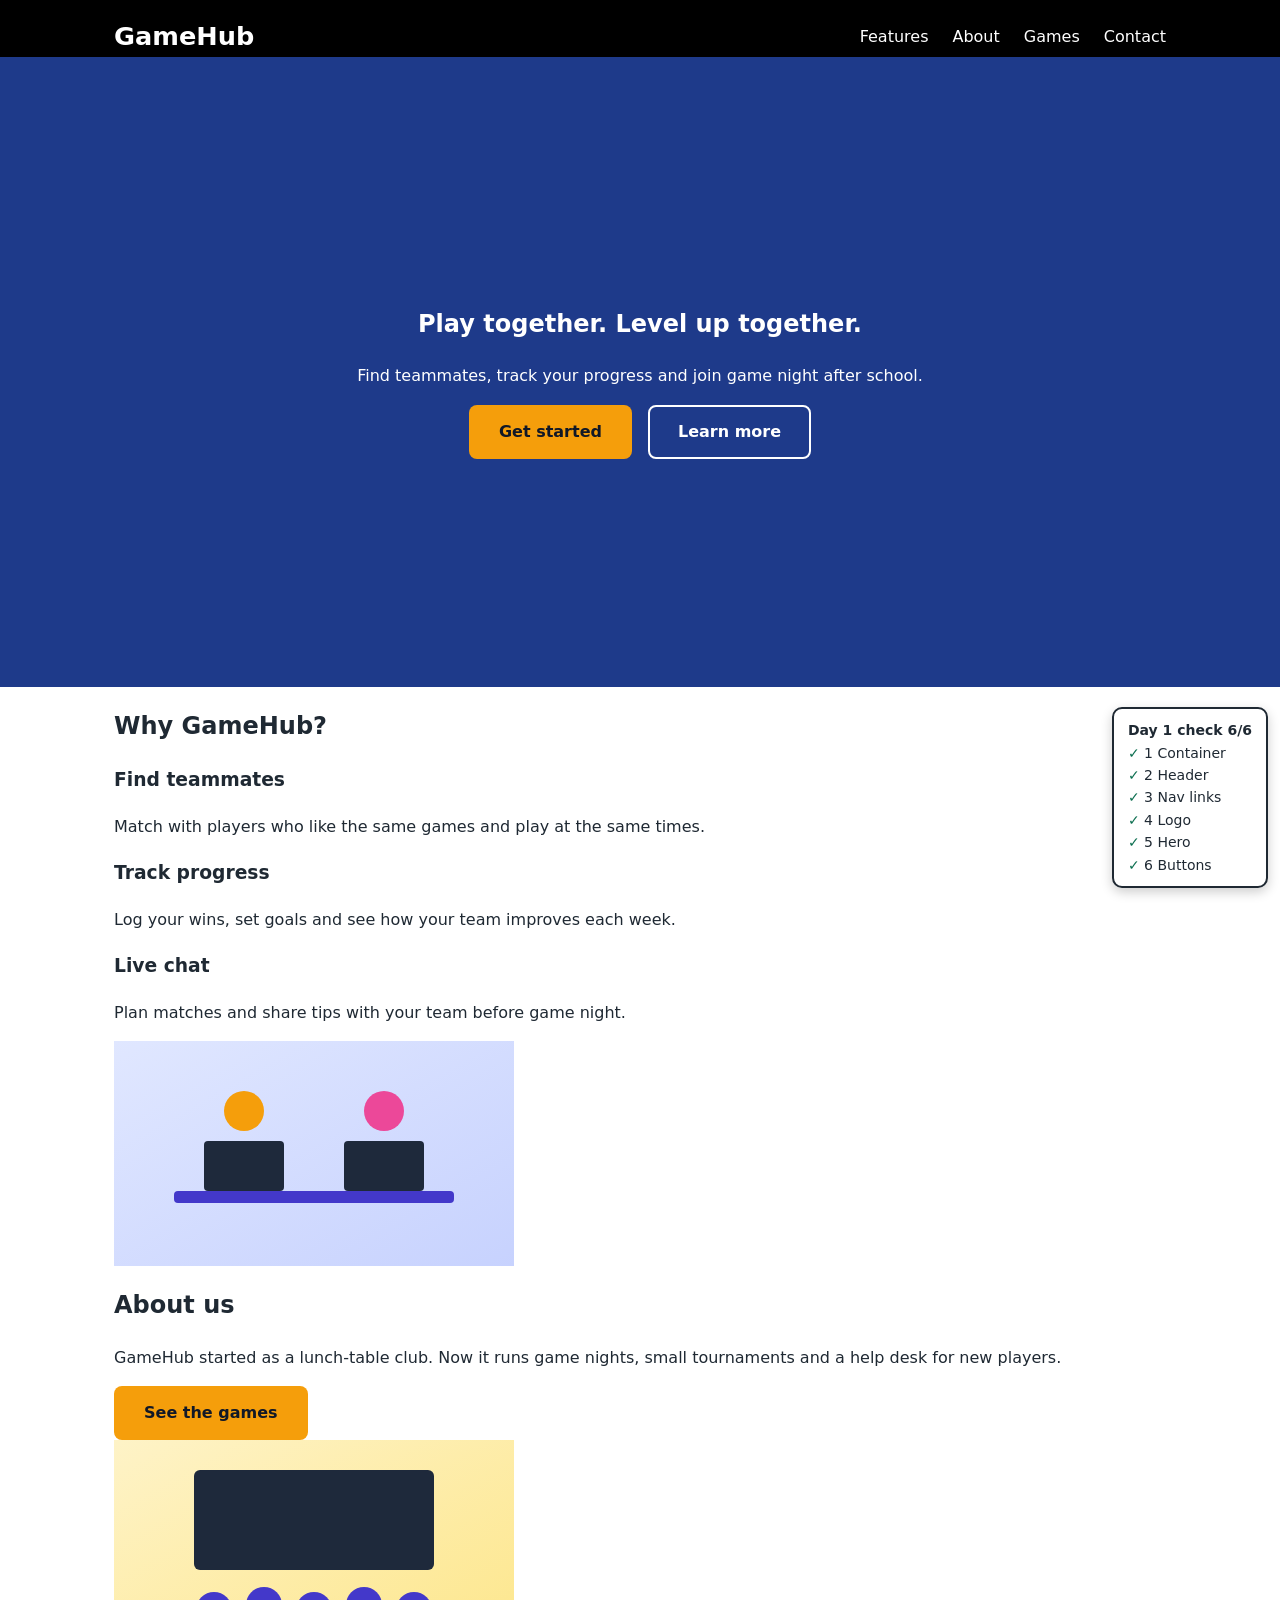
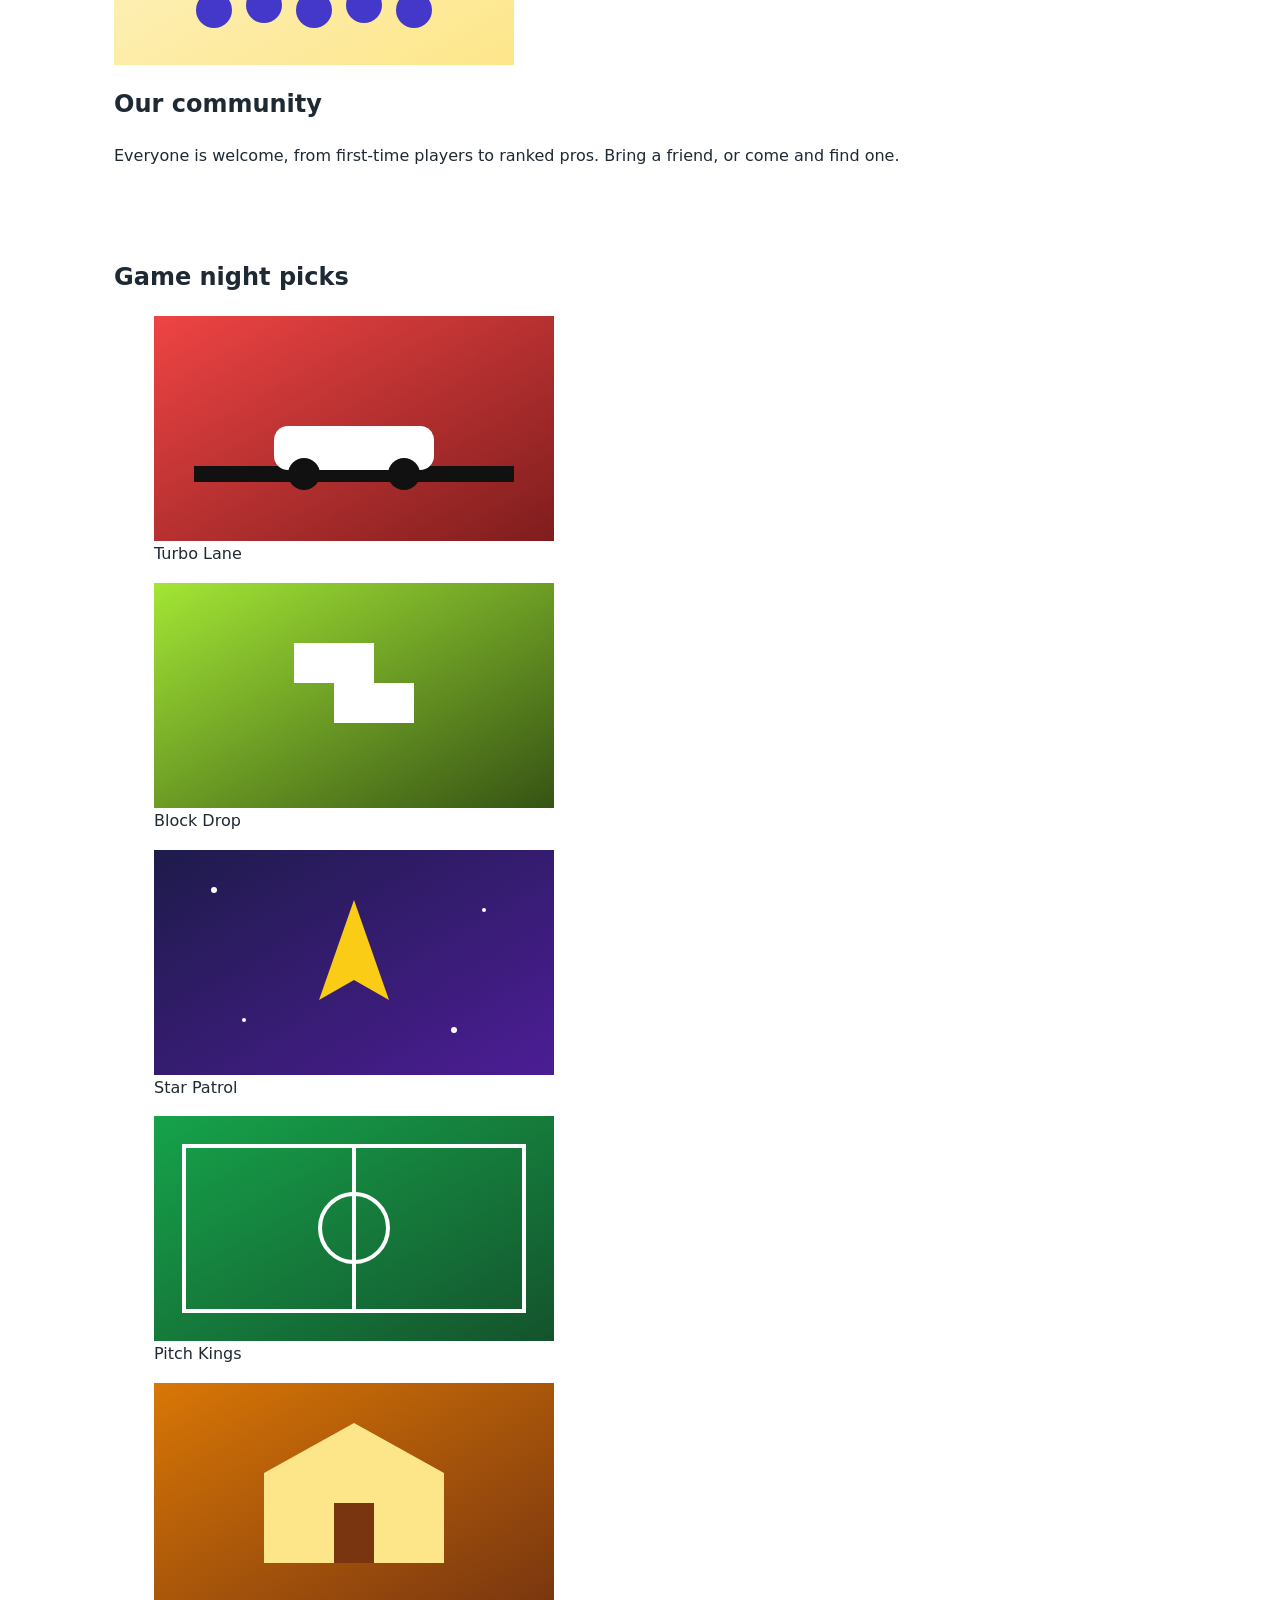
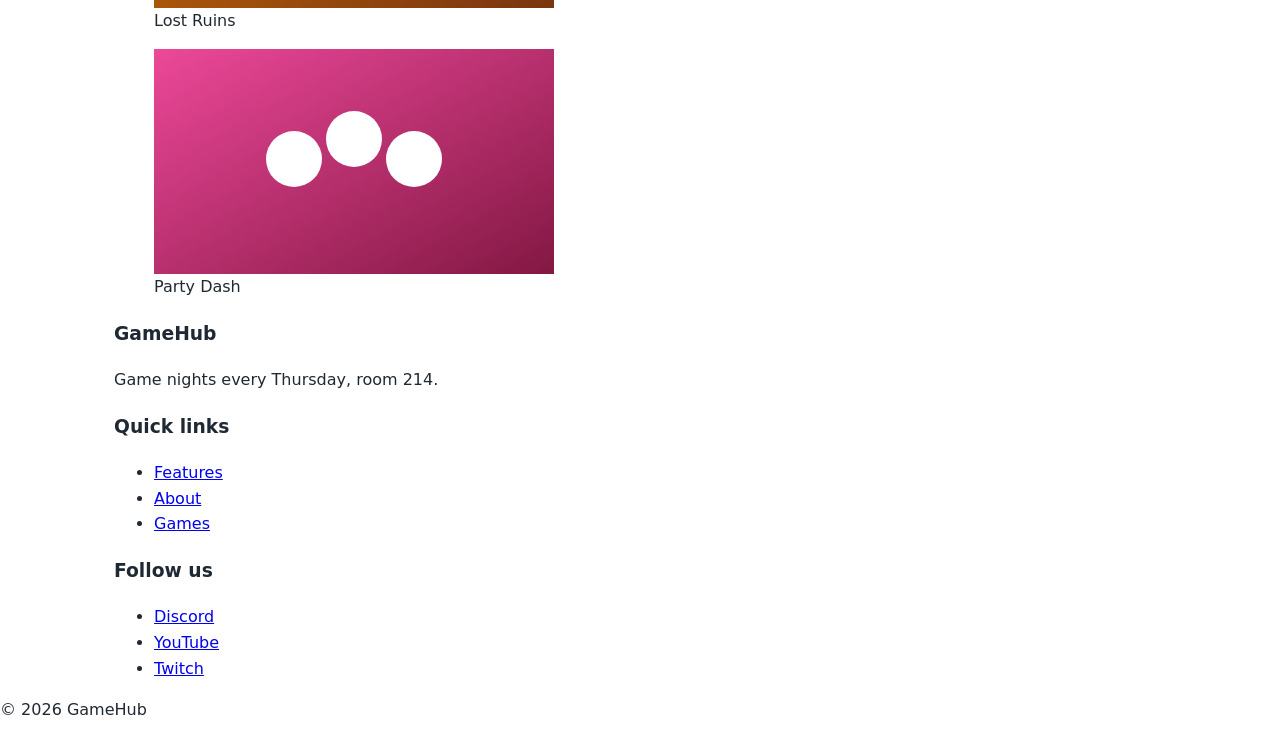
<file: Lesson01-Setup-Header-Hero/gamehub.html>
<!DOCTYPE html>
<html lang="en">

<head>
  <meta charset="utf-8">
  <meta name="viewport" content="width=device-width, initial-scale=1">
  <title>GameHub</title>
  <link rel="stylesheet" href="style.css">
</head>

<body>
  <!-- GameHub: you style this page over the next 10 days.
       Do not change this file; all your work goes in style.css. -->
  <header class="site-header">
    <nav class="container nav">
      <a class="logo" href="#">GameHub</a>
      <ul class="nav-links">
        <li><a href="#features">Features</a></li>
        <li><a href="#about">About</a></li>
        <li><a href="#games">Games</a></li>
        <li><a href="#contact">Contact</a></li>
      </ul>
    </nav>
  </header>

  <main>
    <section class="hero">
      <div class="container hero-content">
        <h1>Play together. Level up together.</h1>
        <p class="tagline">Find teammates, track your progress and join game night after school.</p>
        <div class="hero-buttons">
          <a class="btn btn-primary" href="#features">Get started</a>
          <a class="btn btn-secondary" href="#about">Learn more</a>
        </div>
      </div>
    </section>

    <section id="features" class="features">
      <div class="container">
        <h2>Why GameHub?</h2>
        <div class="cards">
          <article class="card">
            <h3>Find teammates</h3>
            <p>Match with players who like the same games and play at the same times.</p>
          </article>
          <article class="card">
            <h3>Track progress</h3>
            <p>Log your wins, set goals and see how your team improves each week.</p>
          </article>
          <article class="card">
            <h3>Live chat</h3>
            <p>Plan matches and share tips with your team before game night.</p>
          </article>
        </div>
      </div>
    </section>

    <section id="about" class="split">
      <div class="container split-row">
        <img
          src="[data-uri]"
          alt="Two players at a table with laptops and controllers">
        <div class="split-text">
          <h2>About us</h2>
          <p>GameHub started as a lunch-table club. Now it runs game nights, small tournaments and a help desk for new
            players.</p>
          <a class="btn btn-primary" href="#games">See the games</a>
        </div>
      </div>
    </section>

    <section id="community" class="split split-reverse">
      <div class="container split-row">
        <img
          src="[data-uri]"
          alt="A crowd cheering at a game night on a big screen">
        <div class="split-text">
          <h2>Our community</h2>
          <p>Everyone is welcome, from first-time players to ranked pros. Bring a friend, or come and find one.</p>
          <a class="btn btn-secondary" href="#contact">Join us</a>
        </div>
      </div>
    </section>

    <section id="games" class="games">
      <div class="container">
        <h2>Game night picks</h2>
        <div class="gallery">
          <figure class="game featured">
            <img
              src="[data-uri]"
              alt="Racing game cover">
            <figcaption>Turbo Lane</figcaption>
          </figure>
          <figure class="game">
            <img
              src="[data-uri]"
              alt="Puzzle game cover">
            <figcaption>Block Drop</figcaption>
          </figure>
          <figure class="game">
            <img
              src="[data-uri]"
              alt="Space game cover">
            <figcaption>Star Patrol</figcaption>
          </figure>
          <figure class="game">
            <img
              src="[data-uri]"
              alt="Soccer game cover">
            <figcaption>Pitch Kings</figcaption>
          </figure>
          <figure class="game">
            <img
              src="[data-uri]"
              alt="Adventure game cover">
            <figcaption>Lost Ruins</figcaption>
          </figure>
          <figure class="game">
            <img
              src="[data-uri]"
              alt="Party game cover">
            <figcaption>Party Dash</figcaption>
          </figure>
        </div>
      </div>
    </section>
  </main>

  <footer id="contact" class="site-footer">
    <div class="container footer-cols">
      <div class="footer-col">
        <h3>GameHub</h3>
        <p>Game nights every Thursday, room 214.</p>
      </div>
      <div class="footer-col">
        <h3>Quick links</h3>
        <ul>
          <li><a href="#features">Features</a></li>
          <li><a href="#about">About</a></li>
          <li><a href="#games">Games</a></li>
        </ul>
      </div>
      <div class="footer-col">
        <h3>Follow us</h3>
        <ul>
          <li><a href="#">Discord</a></li>
          <li><a href="#">YouTube</a></li>
          <li><a href="#">Twitch</a></li>
        </ul>
      </div>
    </div>
    <p class="copyright">&copy; 2026 GameHub</p>
  </footer>

  <script src="check.js"></script>
</body>

</html>
</file>
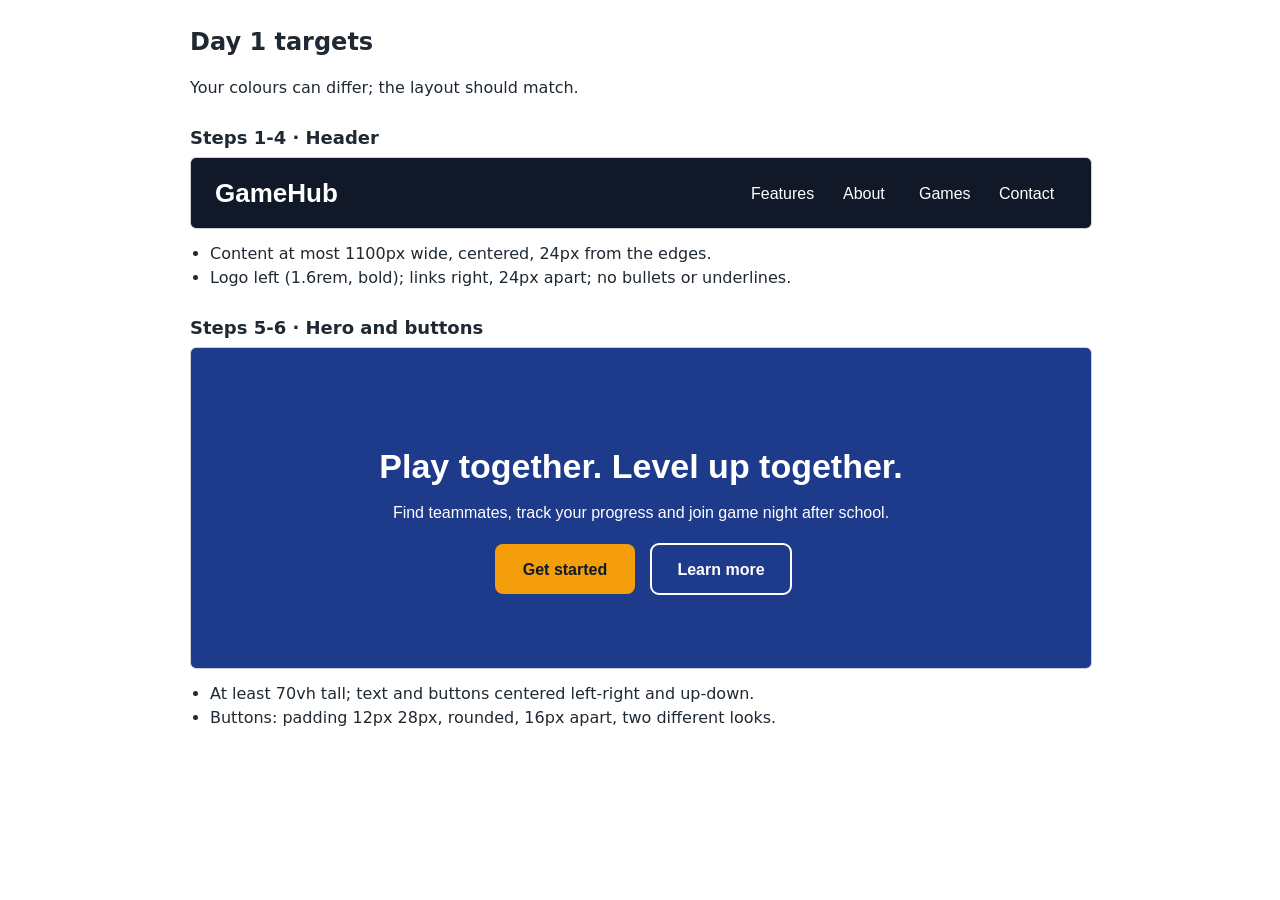
<file: Lesson01-Setup-Header-Hero/targets.html>
<!DOCTYPE html>
<html lang="en">

<head>
  <meta charset="utf-8">
  <meta name="viewport" content="width=device-width, initial-scale=1">
  <title>GameHub Day 1: targets</title>
  <style>
    body {
      margin: 0;
      padding: 24px 16px;
      font: 16px/1.5 system-ui, "Segoe UI", sans-serif;
      color: #1f2933;
      background: #fff;
    }

    main {
      max-width: 900px;
      margin: 0 auto;
    }

    h1 {
      font-size: 24px;
      margin: 0 0 4px;
    }

    h2 {
      font-size: 18px;
      margin: 24px 0 6px;
    }

    svg {
      width: 100%;
      height: auto;
      border: 1px solid #cbd2d9;
      border-radius: 6px;
    }

    ul {
      margin: 6px 0 0;
      padding-left: 20px;
    }
  </style>
</head>

<body>
  <main>
    <h1>Day 1 targets</h1>
    <p>Your colours can differ; the layout should match.</p>

    <h2>Steps 1-4 · Header</h2>
    <svg viewBox="0 0 900 70" role="img"
      aria-label="Dark header: GameHub logo on the left, four links in a row on the right">
      <rect width="900" height="70" fill="#111827" />
      <text x="24" y="44" font-size="26" font-weight="700" fill="#fff" font-family="sans-serif">GameHub</text>
      <g font-size="16" fill="#fff" font-family="sans-serif">
        <text x="560" y="41">Features</text><text x="652" y="41">About</text><text x="728" y="41">Games</text><text
          x="808" y="41">Contact</text>
      </g>
    </svg>
    <ul>
      <li>Content at most 1100px wide, centered, 24px from the edges.</li>
      <li>Logo left (1.6rem, bold); links right, 24px apart; no bullets or underlines.</li>
    </ul>

    <h2>Steps 5-6 · Hero and buttons</h2>
    <svg viewBox="0 0 900 320" role="img" aria-label="Tall blue hero: heading, tagline and two buttons, all centered">
      <rect width="900" height="320" fill="#1e3a8a" />
      <text x="450" y="130" text-anchor="middle" font-size="34" font-weight="700" fill="#fff"
        font-family="sans-serif">Play together. Level up together.</text>
      <text x="450" y="170" text-anchor="middle" font-size="16" fill="#fff" font-family="sans-serif">Find teammates,
        track your progress and join game night after school.</text>
      <rect x="304" y="196" width="140" height="50" rx="8" fill="#f59e0b" />
      <text x="374" y="227" text-anchor="middle" font-size="16" font-weight="700" fill="#111827"
        font-family="sans-serif">Get started</text>
      <rect x="460" y="196" width="140" height="50" rx="8" fill="none" stroke="#fff" stroke-width="2" />
      <text x="530" y="227" text-anchor="middle" font-size="16" font-weight="700" fill="#fff"
        font-family="sans-serif">Learn more</text>
    </svg>
    <ul>
      <li>At least 70vh tall; text and buttons centered left-right and up-down.</li>
      <li>Buttons: padding 12px 28px, rounded, 16px apart, two different looks.</li>
    </ul>
  </main>
</body>

</html>
</file>
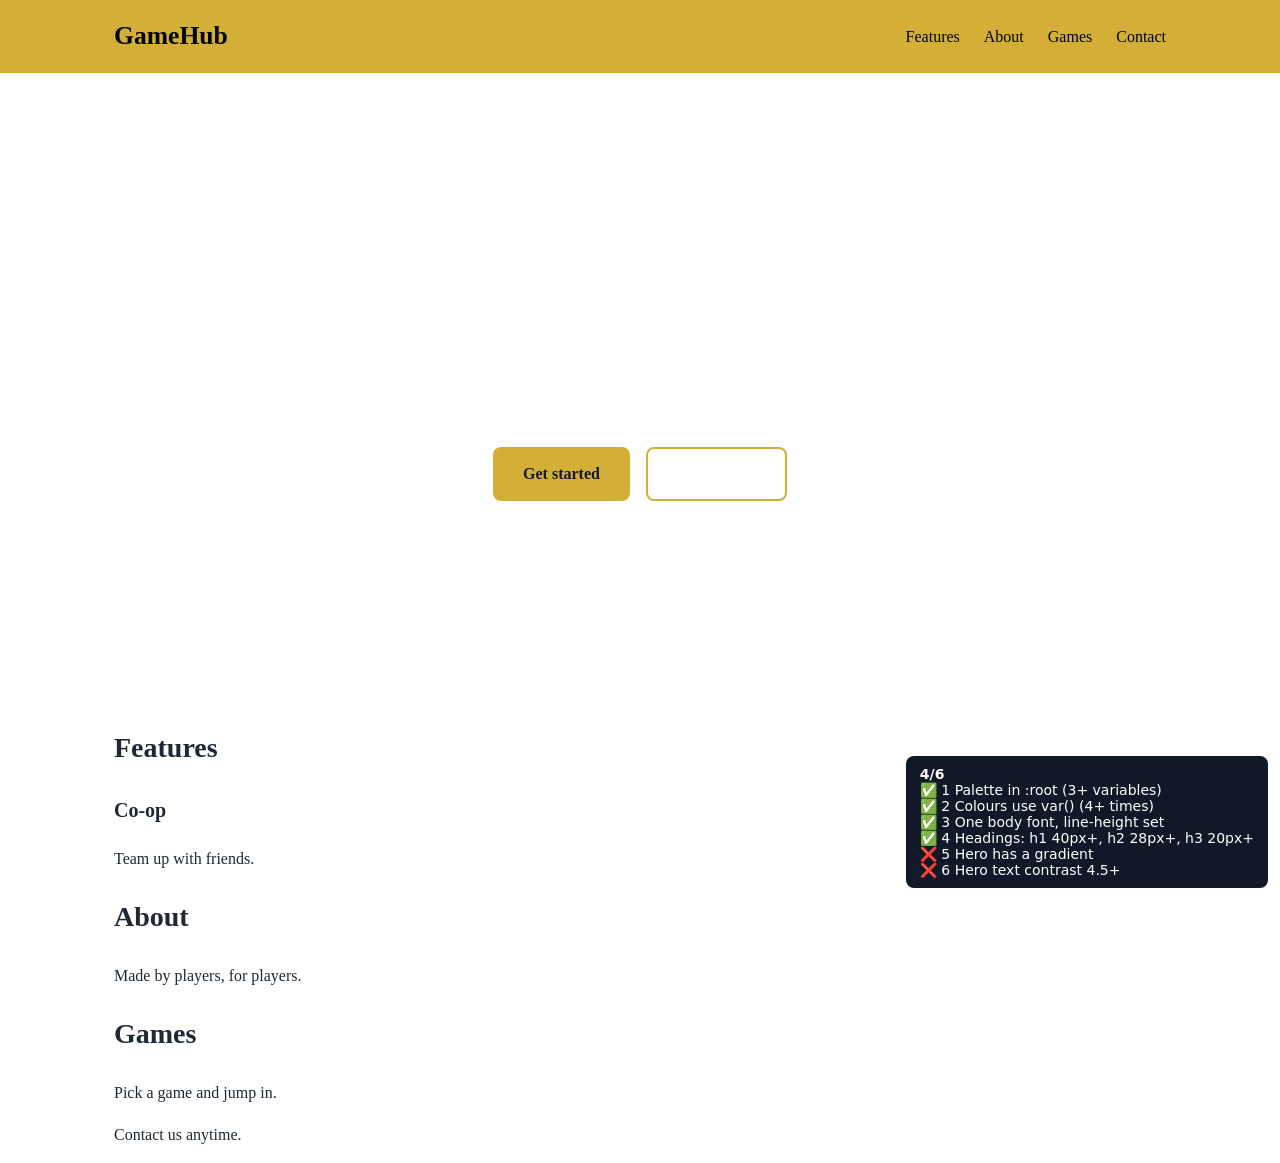
<file: Lesson02-Type-Color/gamehub.html>
<!DOCTYPE html>
<html lang="en">

<head>
  <meta charset="utf-8">
  <meta name="viewport" content="width=device-width, initial-scale=1">
  <title>GameHub</title>
  <link rel="stylesheet" href="style.css">
</head>

<body>
  <header class="site-header">
    <nav class="container nav" aria-label="Main">
      <a class="logo" href="#">GameHub</a>
      <ul class="nav-links">
        <li><a href="#features">Features</a></li>
        <li><a href="#about">About</a></li>
        <li><a href="#games">Games</a></li>
        <li><a href="#contact">Contact</a></li>
      </ul>
    </nav>
  </header>
  <main>
    <section class="hero">
      <div class="container hero-content">
        <h1>Play together</h1>
        <p class="tagline">One hub for every game night.</p>
        <div class="hero-buttons">
          <a class="btn btn-primary" href="#games">Get started</a>
          <a class="btn btn-secondary" href="#about">Learn more</a>
        </div>
      </div>
    </section>
    <section id="features" class="container">
      <h2>Features</h2>
      <h3>Co-op</h3>
      <p>Team up with friends.</p>
    </section>
    <section id="about" class="container">
      <h2>About</h2>
      <p>Made by players, for players.</p>
    </section>
    <section id="games" class="container">
      <h2>Games</h2>
      <p>Pick a game and jump in.</p>
    </section>
  </main>
  <footer id="contact" class="container">
    <p>Contact us anytime.</p>
  </footer>
  <script src="check.js"></script>
</body>

</html>
</file>
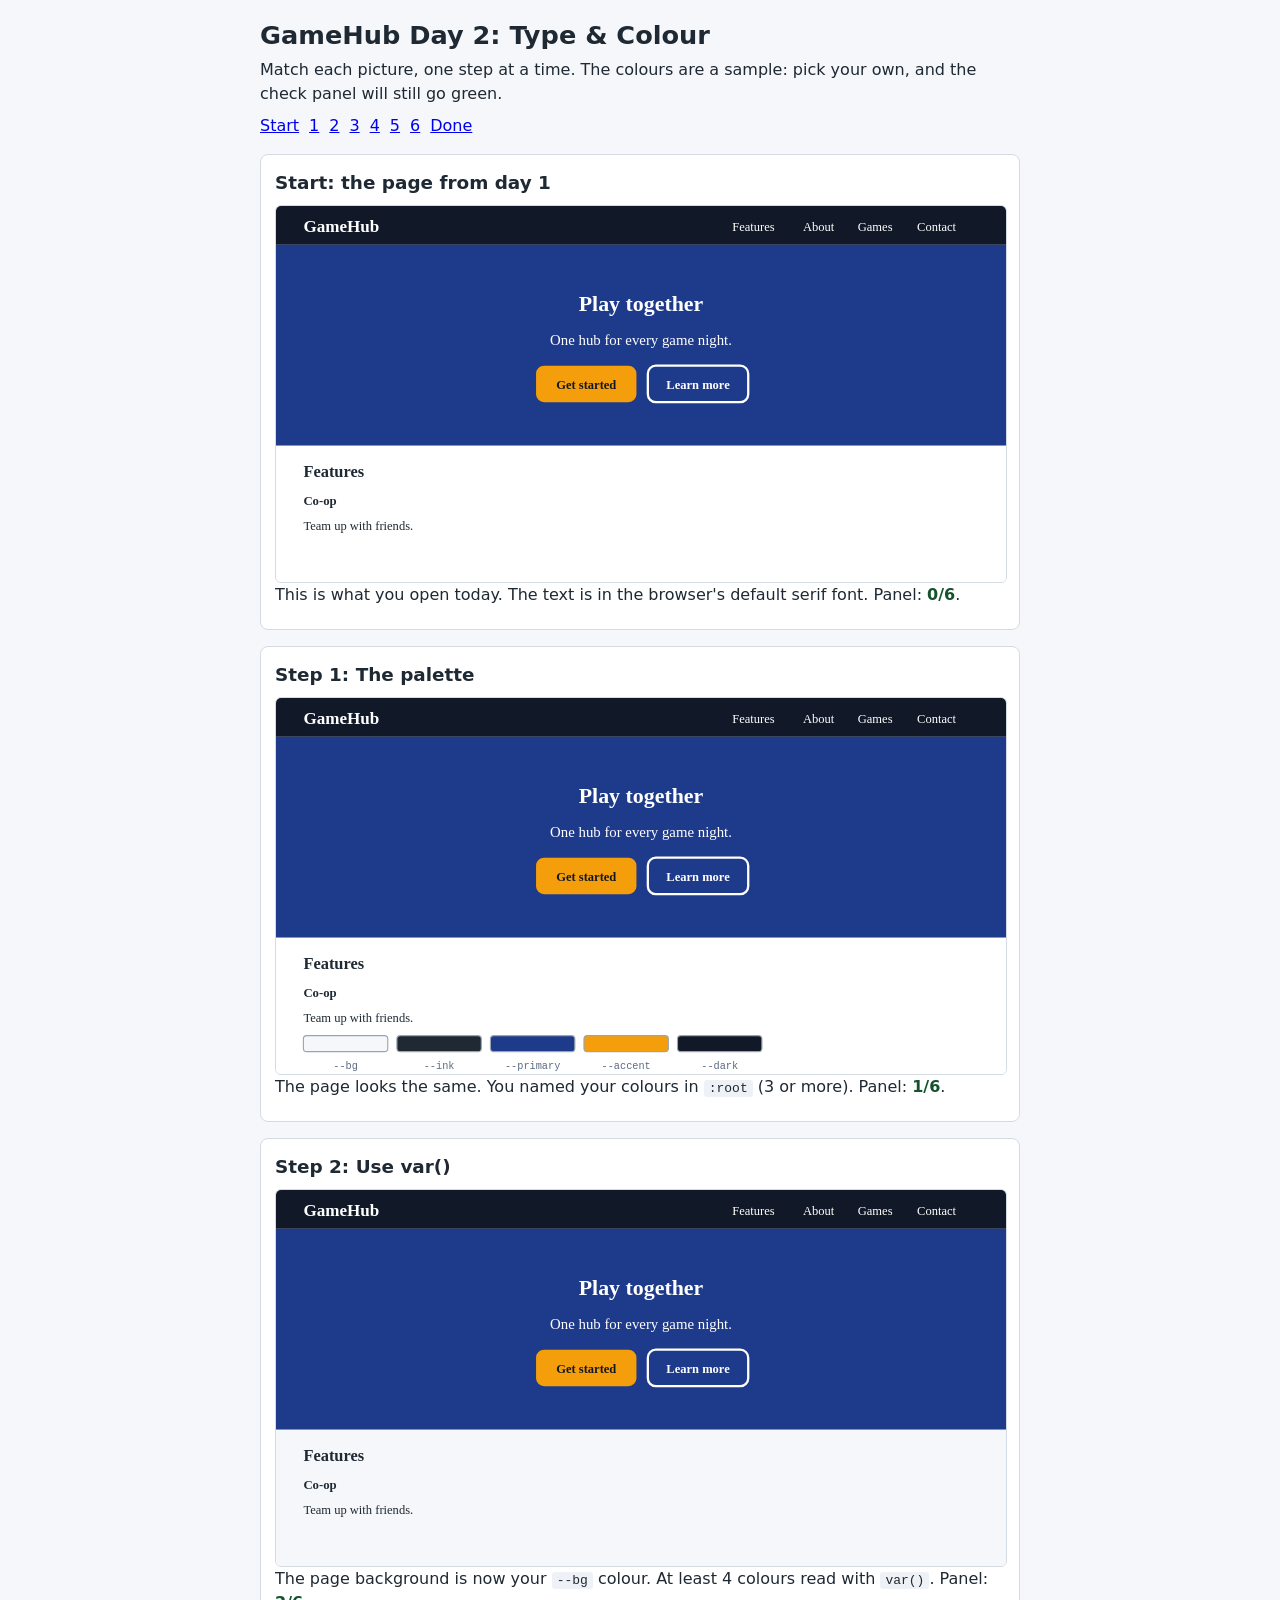
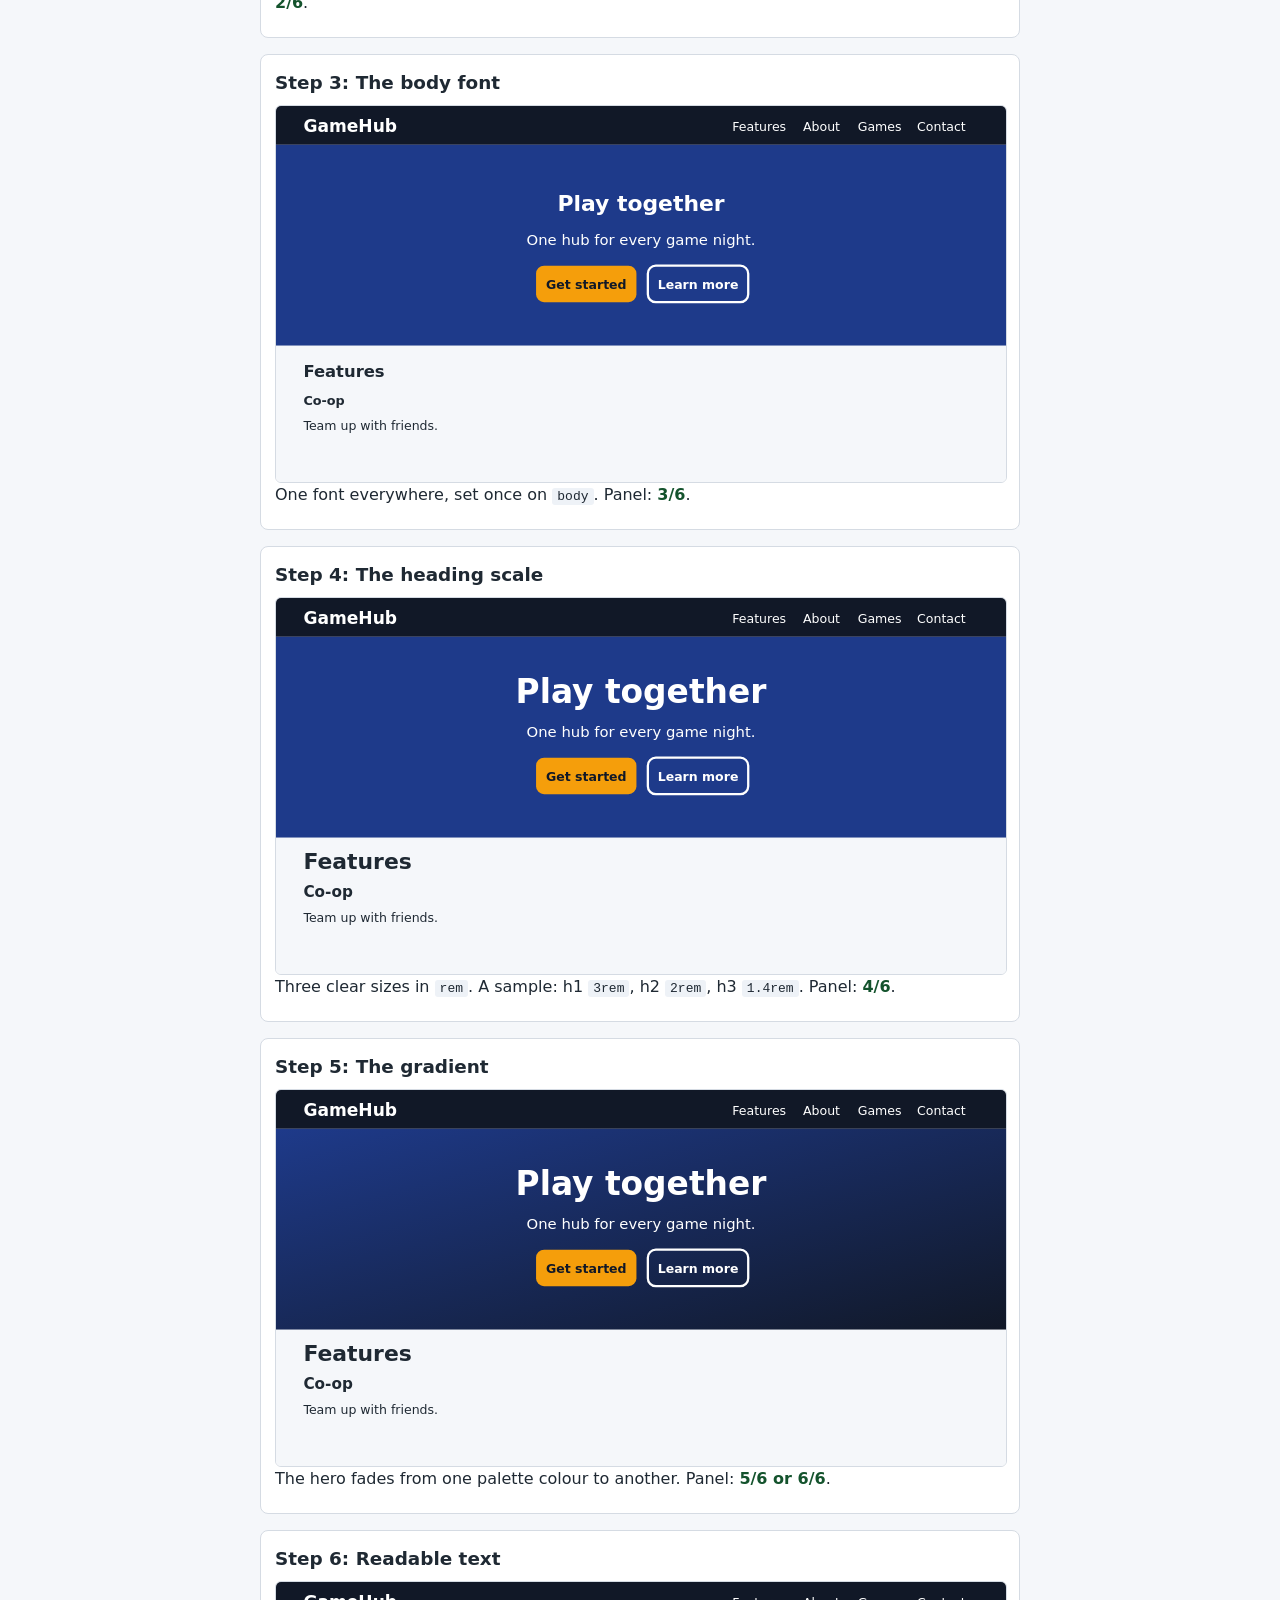
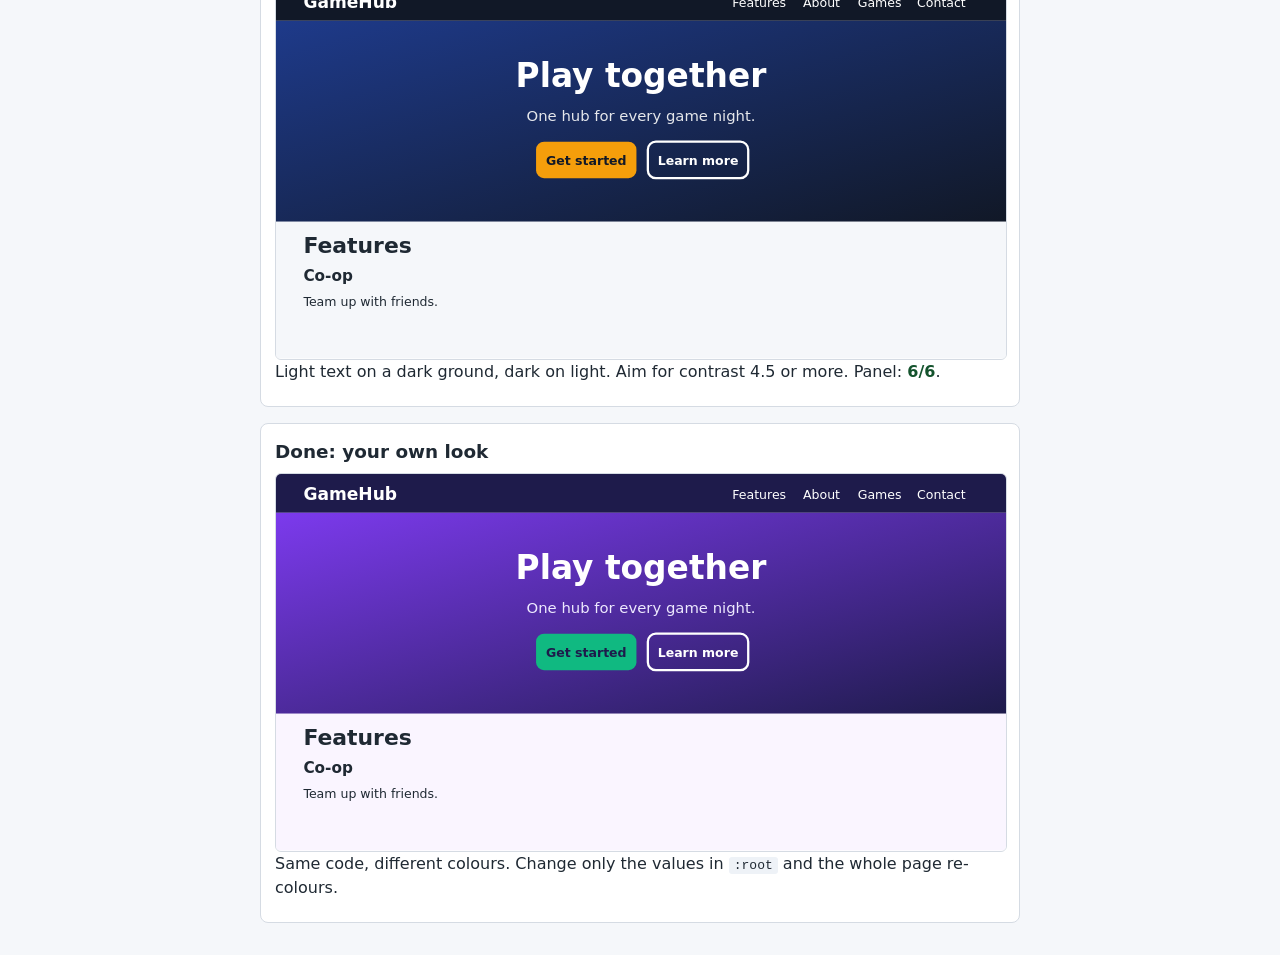
<file: Lesson02-Type-Color/targets.html>
<!DOCTYPE html>
<html lang="en">

<head>
  <meta charset="utf-8">
  <meta name="viewport" content="width=device-width, initial-scale=1">
  <title>GameHub Day 2: Targets</title>
  <style>
    /* Plain styles on purpose: this page works offline and never links to your style.css. */
    body {
      font-family: system-ui, "Segoe UI", Arial, sans-serif;
      line-height: 1.5;
      color: #1f2933;
      max-width: 760px;
      margin: 0 auto;
      padding: 16px;
      background: #f5f7fa;
    }

    h1 {
      font-size: 1.6rem;
      margin: 0 0 4px;
    }

    h2 {
      font-size: 1.15rem;
      margin: 0 0 8px;
    }

    p {
      margin: 0 0 8px;
    }

    section {
      background: #fff;
      border: 1px solid #d5dbe3;
      border-radius: 8px;
      padding: 14px;
      margin: 16px 0;
    }

    .pic {
      width: 100%;
      height: auto;
      display: block;
      border: 1px solid #d5dbe3;
      border-radius: 6px;
    }

    .check {
      font-weight: 700;
      color: #14532d;
    }

    code {
      background: #eef2f7;
      padding: 1px 5px;
      border-radius: 3px;
    }

    nav a {
      margin-right: 10px;
    }
  </style>
</head>

<body>
  <header>
    <h1>GameHub Day 2: Type &amp; Colour</h1>
    <p>Match each picture, one step at a time. The colours are a sample: pick your own, and the check panel will still
      go green.</p>
    <nav aria-label="Steps">
      <a href="#s0">Start</a><a href="#s1">1</a><a href="#s2">2</a><a href="#s3">3</a><a href="#s4">4</a><a
        href="#s5">5</a><a href="#s6">6</a><a href="#s7">Done</a>
    </nav>
  </header>
  <main>
    <section id="s0">
      <h2>Start: the page from day 1</h2>
      <svg class="pic" viewBox="0 0 640 330" role="img" aria-labelledby="t0 d0">
        <title id="t0">Start: the day 1 page</title>
        <desc id="d0">Plain white page, dark header, flat blue hero, serif text in the browser default font.</desc>
        <rect width="640" height="330" fill="#fff" />
        <rect width="640" height="34" fill="#111827" /><text x="24" y="23" font-size="15" font-weight="700" fill="#fff"
          font-family="Times New Roman,serif">GameHub</text>
        <g font-size="11" fill="#fff" font-family="Times New Roman,serif"><text x="400" y="22">Features</text><text
            x="462" y="22">About</text><text x="510" y="22">Games</text><text x="562" y="22">Contact</text></g>
        <rect y="34" width="640" height="176" fill="#1e3a8a" /><text x="320" y="92" text-anchor="middle"
          font-size="19.2" font-weight="700" fill="#fff" font-family="Times New Roman,serif">Play together</text><text
          x="320" y="122" text-anchor="middle" font-size="13" fill="#fff" font-family="Times New Roman,serif">One hub
          for every game night.</text>
        <rect x="228" y="140" width="88" height="32" rx="7" fill="#f59e0b" /><text x="272" y="160" text-anchor="middle"
          font-size="11" font-weight="700" fill="#111827" font-family="Times New Roman,serif">Get started</text>
        <rect x="326" y="140" width="88" height="32" rx="7" fill="none" stroke="#fff" stroke-width="2" /><text x="370"
          y="160" text-anchor="middle" font-size="11" font-weight="700" fill="#fff"
          font-family="Times New Roman,serif">Learn more</text><text x="24" y="238" font-size="14.4" font-weight="700"
          fill="#1f2933" font-family="Times New Roman,serif">Features</text><text x="24" y="262" font-size="11.2"
          font-weight="700" fill="#1f2933" font-family="Times New Roman,serif">Co-op</text><text x="24" y="284"
          font-size="11" fill="#1f2933" font-family="Times New Roman,serif">Team up with friends.</text>
      </svg>
      <p>This is what you open today. The text is in the browser's default serif font. Panel: <span
          class="check">0/6</span>.</p>
    </section>
    <section id="s1">
      <h2>Step 1: The palette</h2>
      <svg class="pic" viewBox="0 0 640 330" role="img" aria-labelledby="t1 d1">
        <title id="t1">Step 1: the palette</title>
        <desc id="d1">The page looks the same; your named colours sit in :root.</desc>
        <rect width="640" height="330" fill="#fff" />
        <rect width="640" height="34" fill="#111827" /><text x="24" y="23" font-size="15" font-weight="700" fill="#fff"
          font-family="Times New Roman,serif">GameHub</text>
        <g font-size="11" fill="#fff" font-family="Times New Roman,serif"><text x="400" y="22">Features</text><text
            x="462" y="22">About</text><text x="510" y="22">Games</text><text x="562" y="22">Contact</text></g>
        <rect y="34" width="640" height="176" fill="#1e3a8a" /><text x="320" y="92" text-anchor="middle"
          font-size="19.2" font-weight="700" fill="#fff" font-family="Times New Roman,serif">Play together</text><text
          x="320" y="122" text-anchor="middle" font-size="13" fill="#fff" font-family="Times New Roman,serif">One hub
          for every game night.</text>
        <rect x="228" y="140" width="88" height="32" rx="7" fill="#f59e0b" /><text x="272" y="160" text-anchor="middle"
          font-size="11" font-weight="700" fill="#111827" font-family="Times New Roman,serif">Get started</text>
        <rect x="326" y="140" width="88" height="32" rx="7" fill="none" stroke="#fff" stroke-width="2" /><text x="370"
          y="160" text-anchor="middle" font-size="11" font-weight="700" fill="#fff"
          font-family="Times New Roman,serif">Learn more</text><text x="24" y="238" font-size="14.4" font-weight="700"
          fill="#1f2933" font-family="Times New Roman,serif">Features</text><text x="24" y="262" font-size="11.2"
          font-weight="700" fill="#1f2933" font-family="Times New Roman,serif">Co-op</text><text x="24" y="284"
          font-size="11" fill="#1f2933" font-family="Times New Roman,serif">Team up with friends.</text>
        <rect x="24" y="296" width="74" height="14" rx="3" fill="#f5f7fa" stroke="#9aa5b1" /><text x="61" y="325"
          text-anchor="middle" font-size="9" font-family="monospace" fill="#5b6b82">--bg</text>
        <rect x="106" y="296" width="74" height="14" rx="3" fill="#1f2933" stroke="#9aa5b1" /><text x="143" y="325"
          text-anchor="middle" font-size="9" font-family="monospace" fill="#5b6b82">--ink</text>
        <rect x="188" y="296" width="74" height="14" rx="3" fill="#1e3a8a" stroke="#9aa5b1" /><text x="225" y="325"
          text-anchor="middle" font-size="9" font-family="monospace" fill="#5b6b82">--primary</text>
        <rect x="270" y="296" width="74" height="14" rx="3" fill="#f59e0b" stroke="#9aa5b1" /><text x="307" y="325"
          text-anchor="middle" font-size="9" font-family="monospace" fill="#5b6b82">--accent</text>
        <rect x="352" y="296" width="74" height="14" rx="3" fill="#111827" stroke="#9aa5b1" /><text x="389" y="325"
          text-anchor="middle" font-size="9" font-family="monospace" fill="#5b6b82">--dark</text>
      </svg>
      <p>The page looks the same. You named your colours in <code>:root</code> (3 or more). Panel: <span
          class="check">1/6</span>.</p>
    </section>
    <section id="s2">
      <h2>Step 2: Use var()</h2>
      <svg class="pic" viewBox="0 0 640 330" role="img" aria-labelledby="t2 d2">
        <title id="t2">Step 2: use var()</title>
        <desc id="d2">Page background is now light grey from --bg; header and buttons look the same.</desc>
        <rect width="640" height="330" fill="#f5f7fa" />
        <rect width="640" height="34" fill="#111827" /><text x="24" y="23" font-size="15" font-weight="700" fill="#fff"
          font-family="Times New Roman,serif">GameHub</text>
        <g font-size="11" fill="#fff" font-family="Times New Roman,serif"><text x="400" y="22">Features</text><text
            x="462" y="22">About</text><text x="510" y="22">Games</text><text x="562" y="22">Contact</text></g>
        <rect y="34" width="640" height="176" fill="#1e3a8a" /><text x="320" y="92" text-anchor="middle"
          font-size="19.2" font-weight="700" fill="#fff" font-family="Times New Roman,serif">Play together</text><text
          x="320" y="122" text-anchor="middle" font-size="13" fill="#fff" font-family="Times New Roman,serif">One hub
          for every game night.</text>
        <rect x="228" y="140" width="88" height="32" rx="7" fill="#f59e0b" /><text x="272" y="160" text-anchor="middle"
          font-size="11" font-weight="700" fill="#111827" font-family="Times New Roman,serif">Get started</text>
        <rect x="326" y="140" width="88" height="32" rx="7" fill="none" stroke="#fff" stroke-width="2" /><text x="370"
          y="160" text-anchor="middle" font-size="11" font-weight="700" fill="#fff"
          font-family="Times New Roman,serif">Learn more</text><text x="24" y="238" font-size="14.4" font-weight="700"
          fill="#1f2933" font-family="Times New Roman,serif">Features</text><text x="24" y="262" font-size="11.2"
          font-weight="700" fill="#1f2933" font-family="Times New Roman,serif">Co-op</text><text x="24" y="284"
          font-size="11" fill="#1f2933" font-family="Times New Roman,serif">Team up with friends.</text>
      </svg>
      <p>The page background is now your <code>--bg</code> colour. At least 4 colours read with <code>var()</code>.
        Panel: <span class="check">2/6</span>.</p>
    </section>
    <section id="s3">
      <h2>Step 3: The body font</h2>
      <svg class="pic" viewBox="0 0 640 330" role="img" aria-labelledby="t3 d3">
        <title id="t3">Step 3: the body font</title>
        <desc id="d3">Same page with one clean sans-serif font in the nav, headings, text and buttons.</desc>
        <rect width="640" height="330" fill="#f5f7fa" />
        <rect width="640" height="34" fill="#111827" /><text x="24" y="23" font-size="15" font-weight="700" fill="#fff"
          font-family="Poppins,system-ui,Segoe UI,Arial,sans-serif">GameHub</text>
        <g font-size="11" fill="#fff" font-family="Poppins,system-ui,Segoe UI,Arial,sans-serif"><text x="400"
            y="22">Features</text><text x="462" y="22">About</text><text x="510" y="22">Games</text><text x="562"
            y="22">Contact</text></g>
        <rect y="34" width="640" height="176" fill="#1e3a8a" /><text x="320" y="92" text-anchor="middle"
          font-size="19.2" font-weight="700" fill="#fff" font-family="Poppins,system-ui,Segoe UI,Arial,sans-serif">Play
          together</text><text x="320" y="122" text-anchor="middle" font-size="13" fill="#fff"
          font-family="Poppins,system-ui,Segoe UI,Arial,sans-serif">One hub for every game night.</text>
        <rect x="228" y="140" width="88" height="32" rx="7" fill="#f59e0b" /><text x="272" y="160" text-anchor="middle"
          font-size="11" font-weight="700" fill="#111827" font-family="Poppins,system-ui,Segoe UI,Arial,sans-serif">Get
          started</text>
        <rect x="326" y="140" width="88" height="32" rx="7" fill="none" stroke="#fff" stroke-width="2" /><text x="370"
          y="160" text-anchor="middle" font-size="11" font-weight="700" fill="#fff"
          font-family="Poppins,system-ui,Segoe UI,Arial,sans-serif">Learn more</text><text x="24" y="238"
          font-size="14.4" font-weight="700" fill="#1f2933"
          font-family="Poppins,system-ui,Segoe UI,Arial,sans-serif">Features</text><text x="24" y="262" font-size="11.2"
          font-weight="700" fill="#1f2933" font-family="Poppins,system-ui,Segoe UI,Arial,sans-serif">Co-op</text><text
          x="24" y="284" font-size="11" fill="#1f2933" font-family="Poppins,system-ui,Segoe UI,Arial,sans-serif">Team up
          with friends.</text>
      </svg>
      <p>One font everywhere, set once on <code>body</code>. Panel: <span class="check">3/6</span>.</p>
    </section>
    <section id="s4">
      <h2>Step 4: The heading scale</h2>
      <svg class="pic" viewBox="0 0 640 330" role="img" aria-labelledby="t4 d4">
        <title id="t4">Step 4: the heading scale</title>
        <desc id="d4">Heading sizes: h1 largest, h2 smaller, h3 smaller again.</desc>
        <rect width="640" height="330" fill="#f5f7fa" />
        <rect width="640" height="34" fill="#111827" /><text x="24" y="23" font-size="15" font-weight="700" fill="#fff"
          font-family="Poppins,system-ui,Segoe UI,Arial,sans-serif">GameHub</text>
        <g font-size="11" fill="#fff" font-family="Poppins,system-ui,Segoe UI,Arial,sans-serif"><text x="400"
            y="22">Features</text><text x="462" y="22">About</text><text x="510" y="22">Games</text><text x="562"
            y="22">Contact</text></g>
        <rect y="34" width="640" height="176" fill="#1e3a8a" /><text x="320" y="92" text-anchor="middle"
          font-size="28.8" font-weight="700" fill="#fff" font-family="Poppins,system-ui,Segoe UI,Arial,sans-serif">Play
          together</text><text x="320" y="122" text-anchor="middle" font-size="13" fill="#fff"
          font-family="Poppins,system-ui,Segoe UI,Arial,sans-serif">One hub for every game night.</text>
        <rect x="228" y="140" width="88" height="32" rx="7" fill="#f59e0b" /><text x="272" y="160" text-anchor="middle"
          font-size="11" font-weight="700" fill="#111827" font-family="Poppins,system-ui,Segoe UI,Arial,sans-serif">Get
          started</text>
        <rect x="326" y="140" width="88" height="32" rx="7" fill="none" stroke="#fff" stroke-width="2" /><text x="370"
          y="160" text-anchor="middle" font-size="11" font-weight="700" fill="#fff"
          font-family="Poppins,system-ui,Segoe UI,Arial,sans-serif">Learn more</text><text x="24" y="238"
          font-size="19.2" font-weight="700" fill="#1f2933"
          font-family="Poppins,system-ui,Segoe UI,Arial,sans-serif">Features</text><text x="24" y="262" font-size="13.4"
          font-weight="700" fill="#1f2933" font-family="Poppins,system-ui,Segoe UI,Arial,sans-serif">Co-op</text><text
          x="24" y="284" font-size="11" fill="#1f2933" font-family="Poppins,system-ui,Segoe UI,Arial,sans-serif">Team up
          with friends.</text>
      </svg>
      <p>Three clear sizes in <code>rem</code>. A sample: h1 <code>3rem</code>, h2 <code>2rem</code>, h3
        <code>1.4rem</code>. Panel: <span class="check">4/6</span>.</p>
    </section>
    <section id="s5">
      <h2>Step 5: The gradient</h2>
      <svg class="pic" viewBox="0 0 640 330" role="img" aria-labelledby="t5 d5">
        <title id="t5">Step 5: the gradient</title>
        <desc id="d5">The hero fades diagonally from blue to dark.</desc>
        <defs>
          <linearGradient id="g5" x1="0" y1="0" x2="1" y2="1">
            <stop offset="0" stop-color="#1e3a8a" />
            <stop offset="1" stop-color="#111827" />
          </linearGradient>
        </defs>
        <rect width="640" height="330" fill="#f5f7fa" />
        <rect width="640" height="34" fill="#111827" /><text x="24" y="23" font-size="15" font-weight="700" fill="#fff"
          font-family="Poppins,system-ui,Segoe UI,Arial,sans-serif">GameHub</text>
        <g font-size="11" fill="#fff" font-family="Poppins,system-ui,Segoe UI,Arial,sans-serif"><text x="400"
            y="22">Features</text><text x="462" y="22">About</text><text x="510" y="22">Games</text><text x="562"
            y="22">Contact</text></g>
        <rect y="34" width="640" height="176" fill="url(#g5)" /><text x="320" y="92" text-anchor="middle"
          font-size="28.8" font-weight="700" fill="#fff" font-family="Poppins,system-ui,Segoe UI,Arial,sans-serif">Play
          together</text><text x="320" y="122" text-anchor="middle" font-size="13" fill="#fff"
          font-family="Poppins,system-ui,Segoe UI,Arial,sans-serif">One hub for every game night.</text>
        <rect x="228" y="140" width="88" height="32" rx="7" fill="#f59e0b" /><text x="272" y="160" text-anchor="middle"
          font-size="11" font-weight="700" fill="#111827" font-family="Poppins,system-ui,Segoe UI,Arial,sans-serif">Get
          started</text>
        <rect x="326" y="140" width="88" height="32" rx="7" fill="none" stroke="#fff" stroke-width="2" /><text x="370"
          y="160" text-anchor="middle" font-size="11" font-weight="700" fill="#fff"
          font-family="Poppins,system-ui,Segoe UI,Arial,sans-serif">Learn more</text><text x="24" y="238"
          font-size="19.2" font-weight="700" fill="#1f2933"
          font-family="Poppins,system-ui,Segoe UI,Arial,sans-serif">Features</text><text x="24" y="262" font-size="13.4"
          font-weight="700" fill="#1f2933" font-family="Poppins,system-ui,Segoe UI,Arial,sans-serif">Co-op</text><text
          x="24" y="284" font-size="11" fill="#1f2933" font-family="Poppins,system-ui,Segoe UI,Arial,sans-serif">Team up
          with friends.</text>
      </svg>
      <p>The hero fades from one palette colour to another. Panel: <span class="check">5/6 or 6/6</span>.</p>
    </section>
    <section id="s6">
      <h2>Step 6: Readable text</h2>
      <svg class="pic" viewBox="0 0 640 330" role="img" aria-labelledby="t6 d6">
        <title id="t6">Step 6: readable text</title>
        <desc id="d6">Soft light grey tagline on the gradient, easy to read.</desc>
        <defs>
          <linearGradient id="g6" x1="0" y1="0" x2="1" y2="1">
            <stop offset="0" stop-color="#1e3a8a" />
            <stop offset="1" stop-color="#111827" />
          </linearGradient>
        </defs>
        <rect width="640" height="330" fill="#f5f7fa" />
        <rect width="640" height="34" fill="#111827" /><text x="24" y="23" font-size="15" font-weight="700" fill="#fff"
          font-family="Poppins,system-ui,Segoe UI,Arial,sans-serif">GameHub</text>
        <g font-size="11" fill="#fff" font-family="Poppins,system-ui,Segoe UI,Arial,sans-serif"><text x="400"
            y="22">Features</text><text x="462" y="22">About</text><text x="510" y="22">Games</text><text x="562"
            y="22">Contact</text></g>
        <rect y="34" width="640" height="176" fill="url(#g6)" /><text x="320" y="92" text-anchor="middle"
          font-size="28.8" font-weight="700" fill="#fff" font-family="Poppins,system-ui,Segoe UI,Arial,sans-serif">Play
          together</text><text x="320" y="122" text-anchor="middle" font-size="13" fill="#e5e7eb"
          font-family="Poppins,system-ui,Segoe UI,Arial,sans-serif">One hub for every game night.</text>
        <rect x="228" y="140" width="88" height="32" rx="7" fill="#f59e0b" /><text x="272" y="160" text-anchor="middle"
          font-size="11" font-weight="700" fill="#111827" font-family="Poppins,system-ui,Segoe UI,Arial,sans-serif">Get
          started</text>
        <rect x="326" y="140" width="88" height="32" rx="7" fill="none" stroke="#fff" stroke-width="2" /><text x="370"
          y="160" text-anchor="middle" font-size="11" font-weight="700" fill="#fff"
          font-family="Poppins,system-ui,Segoe UI,Arial,sans-serif">Learn more</text><text x="24" y="238"
          font-size="19.2" font-weight="700" fill="#1f2933"
          font-family="Poppins,system-ui,Segoe UI,Arial,sans-serif">Features</text><text x="24" y="262" font-size="13.4"
          font-weight="700" fill="#1f2933" font-family="Poppins,system-ui,Segoe UI,Arial,sans-serif">Co-op</text><text
          x="24" y="284" font-size="11" fill="#1f2933" font-family="Poppins,system-ui,Segoe UI,Arial,sans-serif">Team up
          with friends.</text>
      </svg>
      <p>Light text on a dark ground, dark on light. Aim for contrast 4.5 or more. Panel: <span
          class="check">6/6</span>.</p>
    </section>
    <section id="s7">
      <h2>Done: your own look</h2>
      <svg class="pic" viewBox="0 0 640 330" role="img" aria-labelledby="t7 d7">
        <title id="t7">Done: your own look</title>
        <desc id="d7">The same page with a different palette: your colours are your choice.</desc>
        <defs>
          <linearGradient id="g7" x1="0" y1="0" x2="1" y2="1">
            <stop offset="0" stop-color="#7c3aed" />
            <stop offset="1" stop-color="#1e1b4b" />
          </linearGradient>
        </defs>
        <rect width="640" height="330" fill="#faf5ff" />
        <rect width="640" height="34" fill="#1e1b4b" /><text x="24" y="23" font-size="15" font-weight="700" fill="#fff"
          font-family="Poppins,system-ui,Segoe UI,Arial,sans-serif">GameHub</text>
        <g font-size="11" fill="#fff" font-family="Poppins,system-ui,Segoe UI,Arial,sans-serif"><text x="400"
            y="22">Features</text><text x="462" y="22">About</text><text x="510" y="22">Games</text><text x="562"
            y="22">Contact</text></g>
        <rect y="34" width="640" height="176" fill="url(#g7)" /><text x="320" y="92" text-anchor="middle"
          font-size="28.8" font-weight="700" fill="#fff" font-family="Poppins,system-ui,Segoe UI,Arial,sans-serif">Play
          together</text><text x="320" y="122" text-anchor="middle" font-size="13" fill="#ede9fe"
          font-family="Poppins,system-ui,Segoe UI,Arial,sans-serif">One hub for every game night.</text>
        <rect x="228" y="140" width="88" height="32" rx="7" fill="#10b981" /><text x="272" y="160" text-anchor="middle"
          font-size="11" font-weight="700" fill="#1e1b4b" font-family="Poppins,system-ui,Segoe UI,Arial,sans-serif">Get
          started</text>
        <rect x="326" y="140" width="88" height="32" rx="7" fill="none" stroke="#fff" stroke-width="2" /><text x="370"
          y="160" text-anchor="middle" font-size="11" font-weight="700" fill="#fff"
          font-family="Poppins,system-ui,Segoe UI,Arial,sans-serif">Learn more</text><text x="24" y="238"
          font-size="19.2" font-weight="700" fill="#1f2933"
          font-family="Poppins,system-ui,Segoe UI,Arial,sans-serif">Features</text><text x="24" y="262" font-size="13.4"
          font-weight="700" fill="#1f2933" font-family="Poppins,system-ui,Segoe UI,Arial,sans-serif">Co-op</text><text
          x="24" y="284" font-size="11" fill="#1f2933" font-family="Poppins,system-ui,Segoe UI,Arial,sans-serif">Team up
          with friends.</text>
      </svg>
      <p>Same code, different colours. Change only the values in <code>:root</code> and the whole page re-colours.</p>
    </section>
  </main>
</body>

</html>
</file>
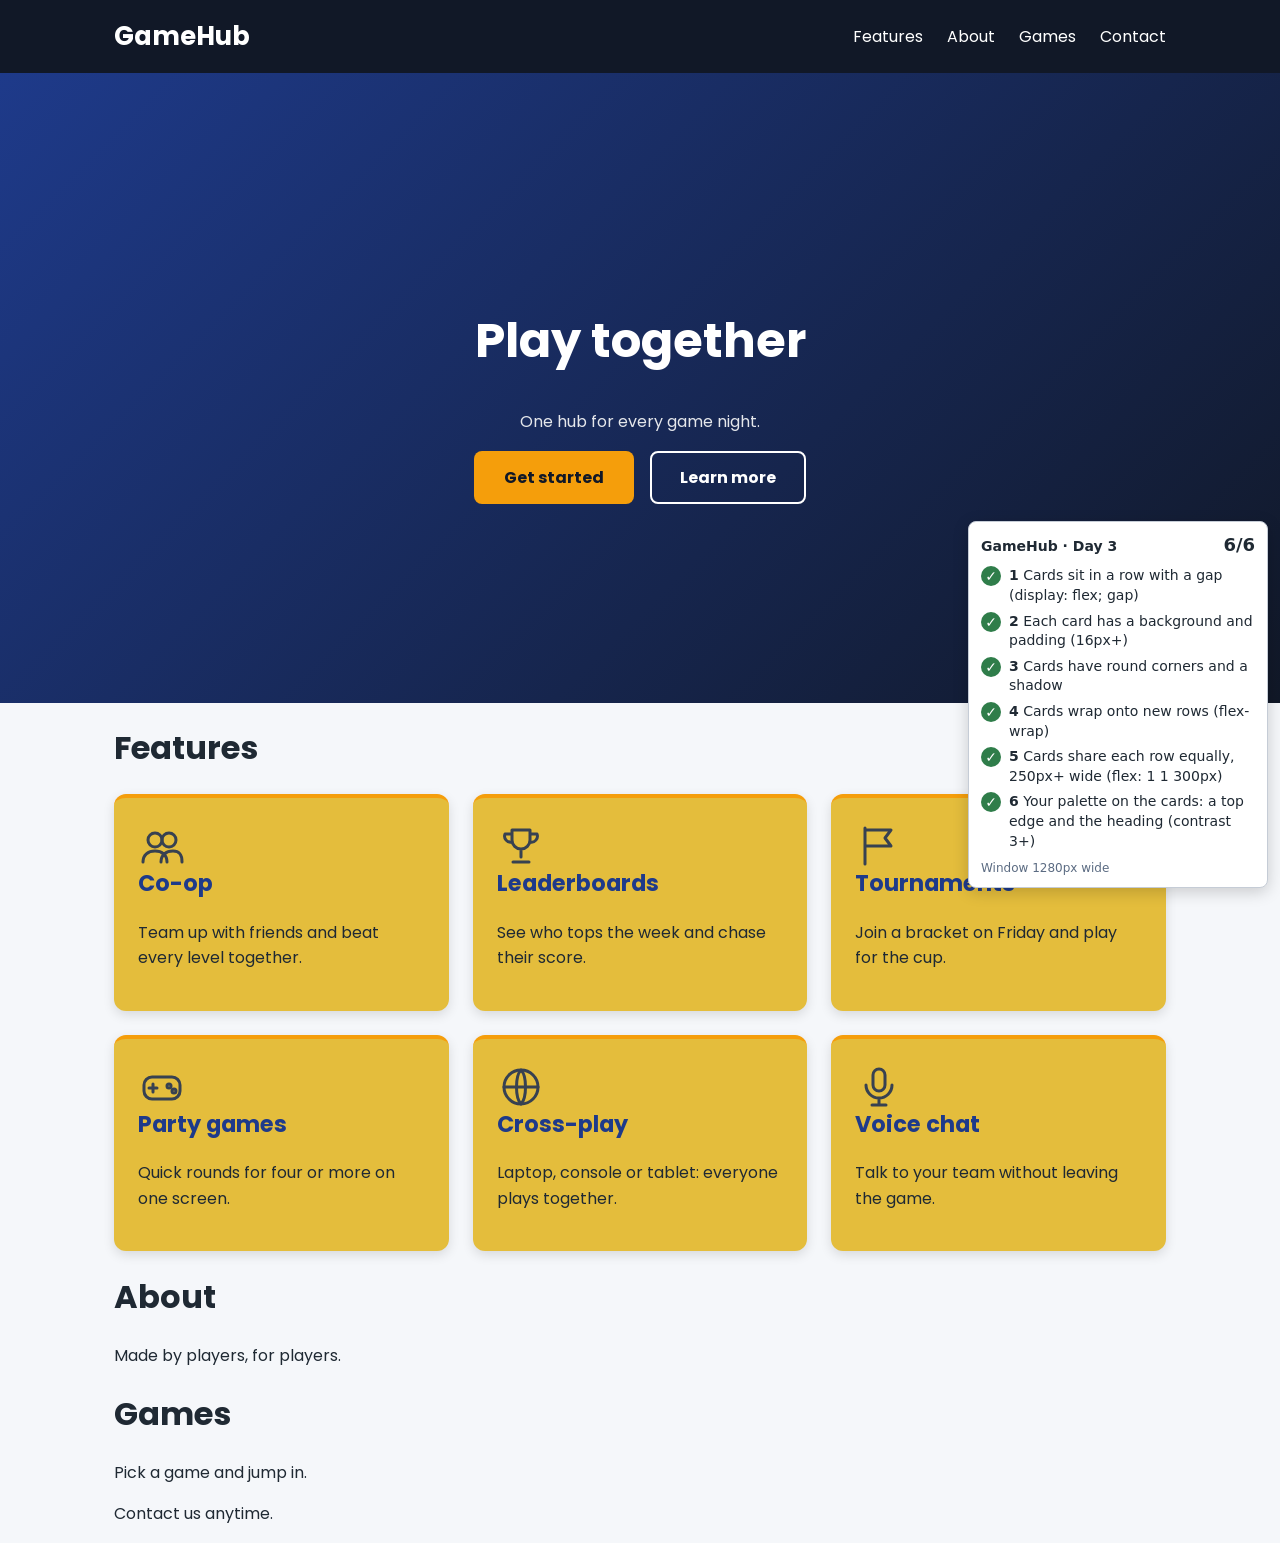
<file: Lesson03-Feature-Cards/gamehub.html>
<!DOCTYPE html>
<html lang="en">

<head>
  <meta charset="utf-8">
  <meta name="viewport" content="width=device-width, initial-scale=1">
  <title>GameHub</title>
  <link rel="stylesheet" href="style.css">
</head>

<body>
  <header class="site-header">
    <nav class="container nav" aria-label="Main">
      <a class="logo" href="#">GameHub</a>
      <ul class="nav-links">
        <li><a href="#features">Features</a></li>
        <li><a href="#about">About</a></li>
        <li><a href="#games">Games</a></li>
        <li><a href="#contact">Contact</a></li>
      </ul>
    </nav>
  </header>
  <main>
    <section class="hero">
      <div class="container hero-content">
        <h1>Play together</h1>
        <p class="tagline">One hub for every game night.</p>
        <div class="hero-buttons">
          <a class="btn btn-primary" href="#games">Get started</a>
          <a class="btn btn-secondary" href="#about">Learn more</a>
        </div>
      </div>
    </section>
    <section id="features" class="container features">
      <h2>Features</h2>
      <div class="cards">
        <article class="card">
          <img class="card-icon"
            src="data:image/svg+xml,%3Csvg xmlns='http://www.w3.org/2000/svg' viewBox='0 0 48 48' fill='none' stroke='%23374151' stroke-width='3' stroke-linecap='round' stroke-linejoin='round'%3E%3Ccircle cx='17' cy='18' r='7'/%3E%3Ccircle cx='31' cy='18' r='7'/%3E%3Cpath d='M5 40c0-7 5-11 12-11s12 4 12 11M23 40c0-7 5-11 12-11s9 4 9 11'/%3E%3C/svg%3E"
            alt="" width="48" height="48">
          <h3>Co-op</h3>
          <p>Team up with friends and beat every level together.</p>
        </article>
        <article class="card">
          <img class="card-icon"
            src="data:image/svg+xml,%3Csvg xmlns='http://www.w3.org/2000/svg' viewBox='0 0 48 48' fill='none' stroke='%23374151' stroke-width='3' stroke-linecap='round' stroke-linejoin='round'%3E%3Cpath d='M15 8h18v10a9 9 0 0 1-18 0zM15 12H8a6 6 0 0 0 7 8M33 12h7a6 6 0 0 1-7 8M24 27v8M16 40h16'/%3E%3C/svg%3E"
            alt="" width="48" height="48">
          <h3>Leaderboards</h3>
          <p>See who tops the week and chase their score.</p>
        </article>
        <article class="card">
          <img class="card-icon"
            src="data:image/svg+xml,%3Csvg xmlns='http://www.w3.org/2000/svg' viewBox='0 0 48 48' fill='none' stroke='%23374151' stroke-width='3' stroke-linecap='round' stroke-linejoin='round'%3E%3Cpath d='M10 42V6M10 8h26l-6 8 6 8H10'/%3E%3C/svg%3E"
            alt="" width="48" height="48">
          <h3>Tournaments</h3>
          <p>Join a bracket on Friday and play for the cup.</p>
        </article>
        <article class="card">
          <img class="card-icon"
            src="data:image/svg+xml,%3Csvg xmlns='http://www.w3.org/2000/svg' viewBox='0 0 48 48' fill='none' stroke='%23374151' stroke-width='3' stroke-linecap='round' stroke-linejoin='round'%3E%3Crect x='6' y='14' width='36' height='22' rx='8'/%3E%3Cpath d='M15 21v8M11 25h8'/%3E%3Ccircle cx='31' cy='23' r='2'/%3E%3Ccircle cx='36' cy='28' r='2'/%3E%3C/svg%3E"
            alt="" width="48" height="48">
          <h3>Party games</h3>
          <p>Quick rounds for four or more on one screen.</p>
        </article>
        <article class="card">
          <img class="card-icon"
            src="data:image/svg+xml,%3Csvg xmlns='http://www.w3.org/2000/svg' viewBox='0 0 48 48' fill='none' stroke='%23374151' stroke-width='3' stroke-linecap='round' stroke-linejoin='round'%3E%3Ccircle cx='24' cy='24' r='17'/%3E%3Cpath d='M7 24h34M24 7c6 6 6 28 0 34M24 7c-6 6-6 28 0 34'/%3E%3C/svg%3E"
            alt="" width="48" height="48">
          <h3>Cross-play</h3>
          <p>Laptop, console or tablet: everyone plays together.</p>
        </article>
        <article class="card">
          <img class="card-icon"
            src="data:image/svg+xml,%3Csvg xmlns='http://www.w3.org/2000/svg' viewBox='0 0 48 48' fill='none' stroke='%23374151' stroke-width='3' stroke-linecap='round' stroke-linejoin='round'%3E%3Crect x='18' y='6' width='12' height='22' rx='6'/%3E%3Cpath d='M11 22a13 13 0 0 0 26 0M24 35v7M17 42h14'/%3E%3C/svg%3E"
            alt="" width="48" height="48">
          <h3>Voice chat</h3>
          <p>Talk to your team without leaving the game.</p>
        </article>
      </div>
    </section>
    <section id="about" class="container">
      <h2>About</h2>
      <p>Made by players, for players.</p>
    </section>
    <section id="games" class="container">
      <h2>Games</h2>
      <p>Pick a game and jump in.</p>
    </section>
  </main>
  <footer id="contact" class="container">
    <p>Contact us anytime.</p>
  </footer>
  <script src="check.js"></script>
</body>

</html>
</file>
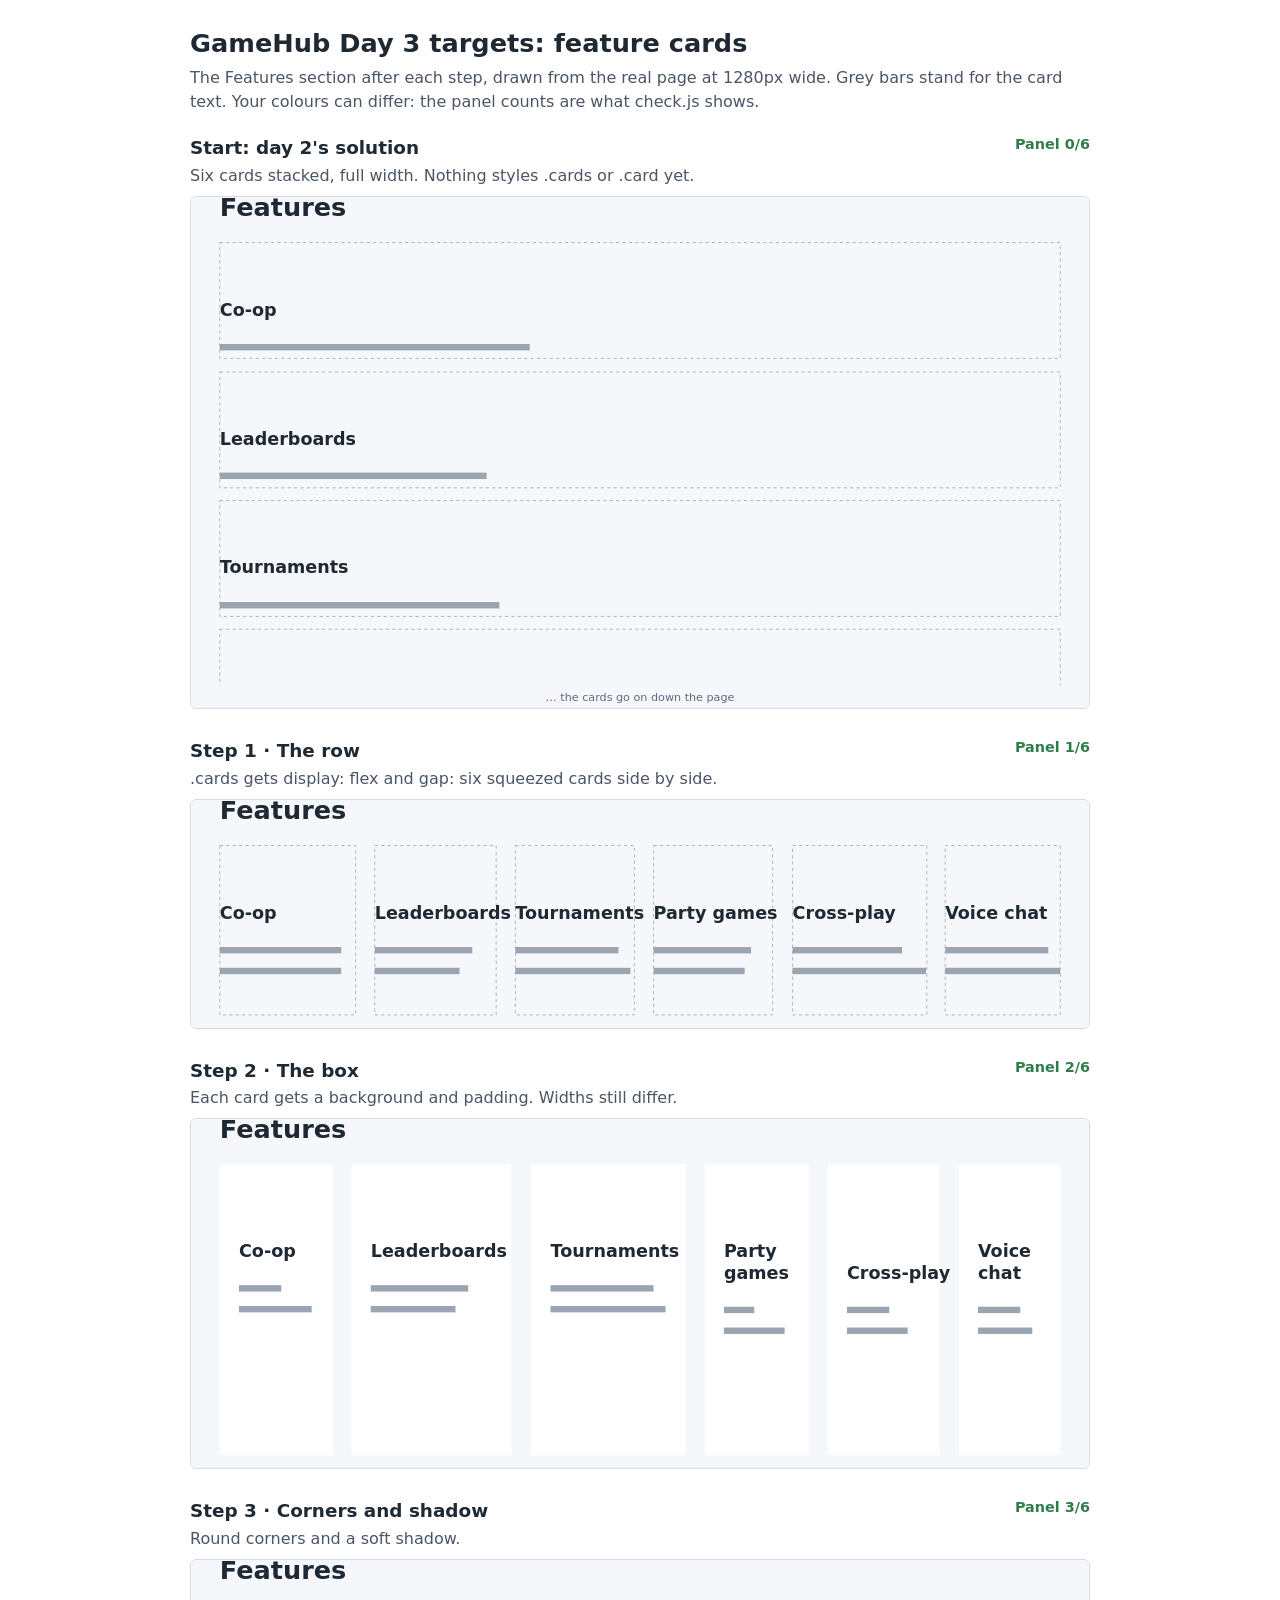
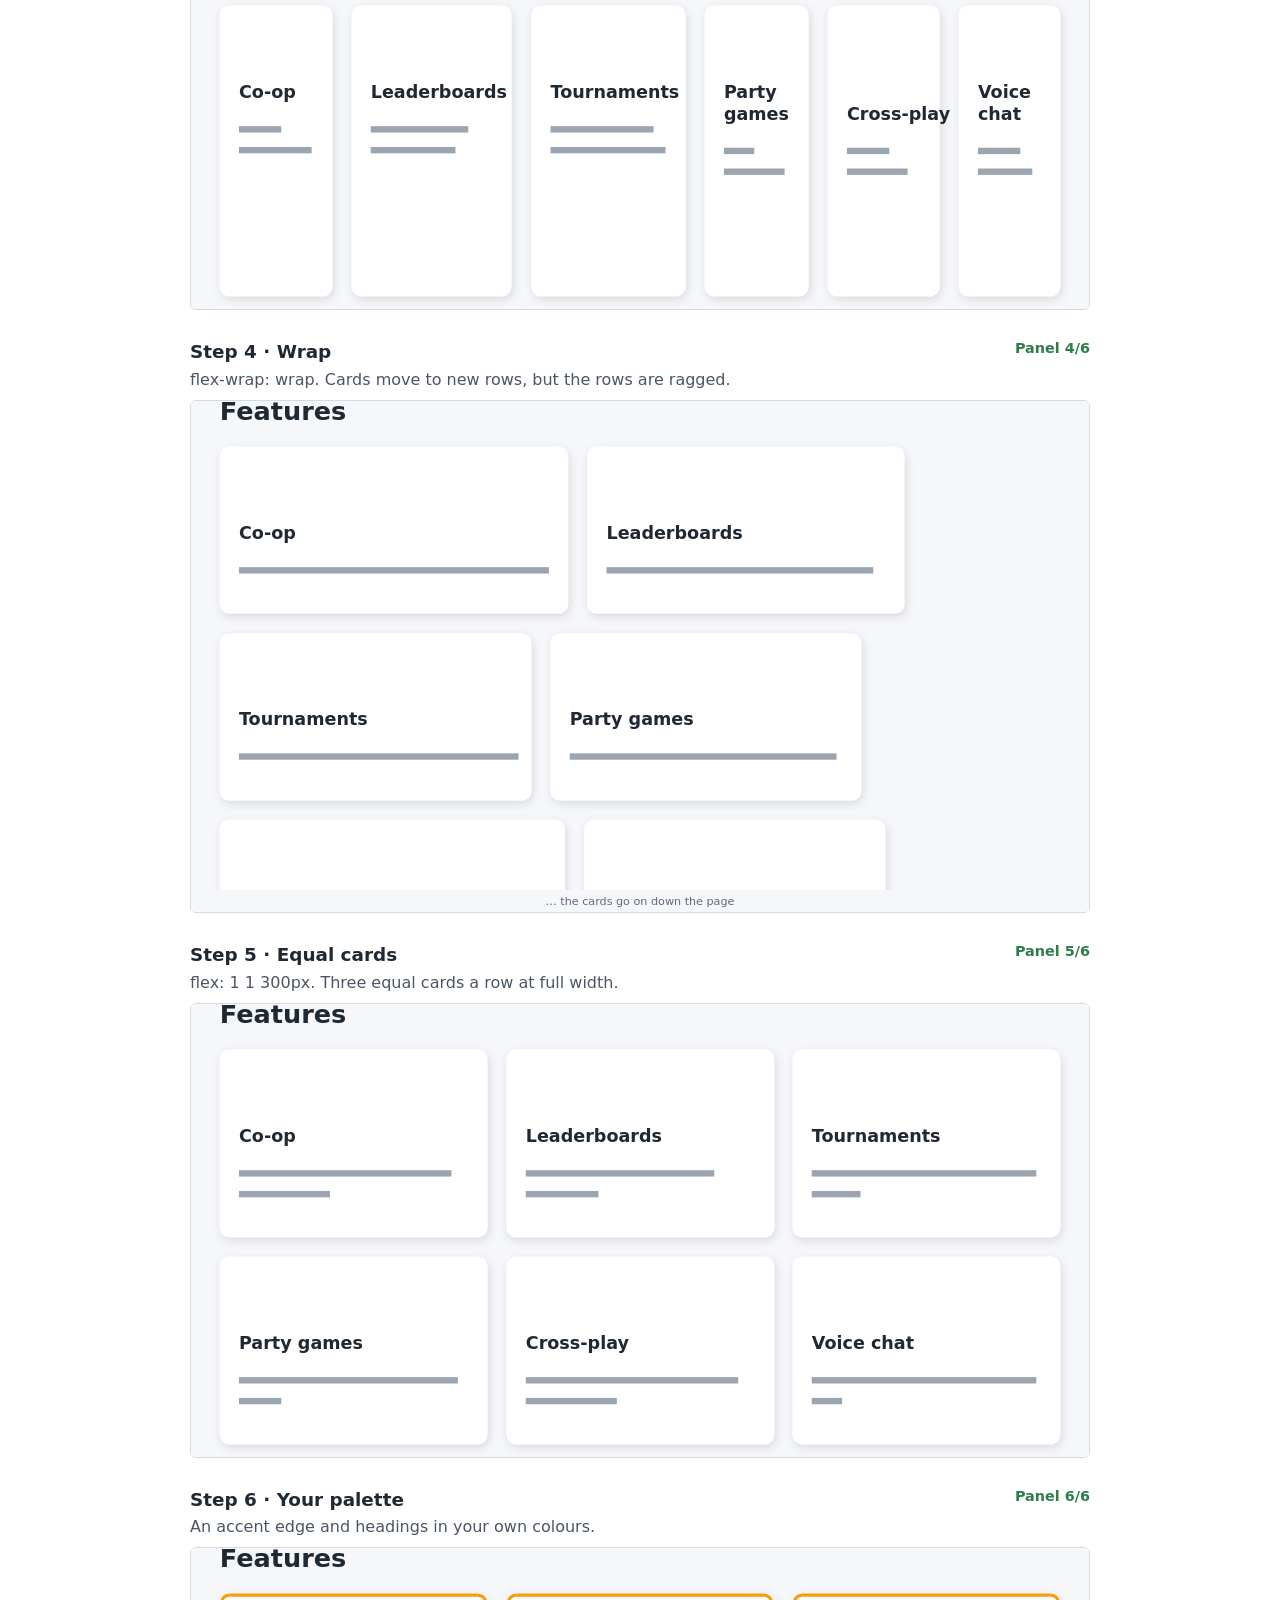
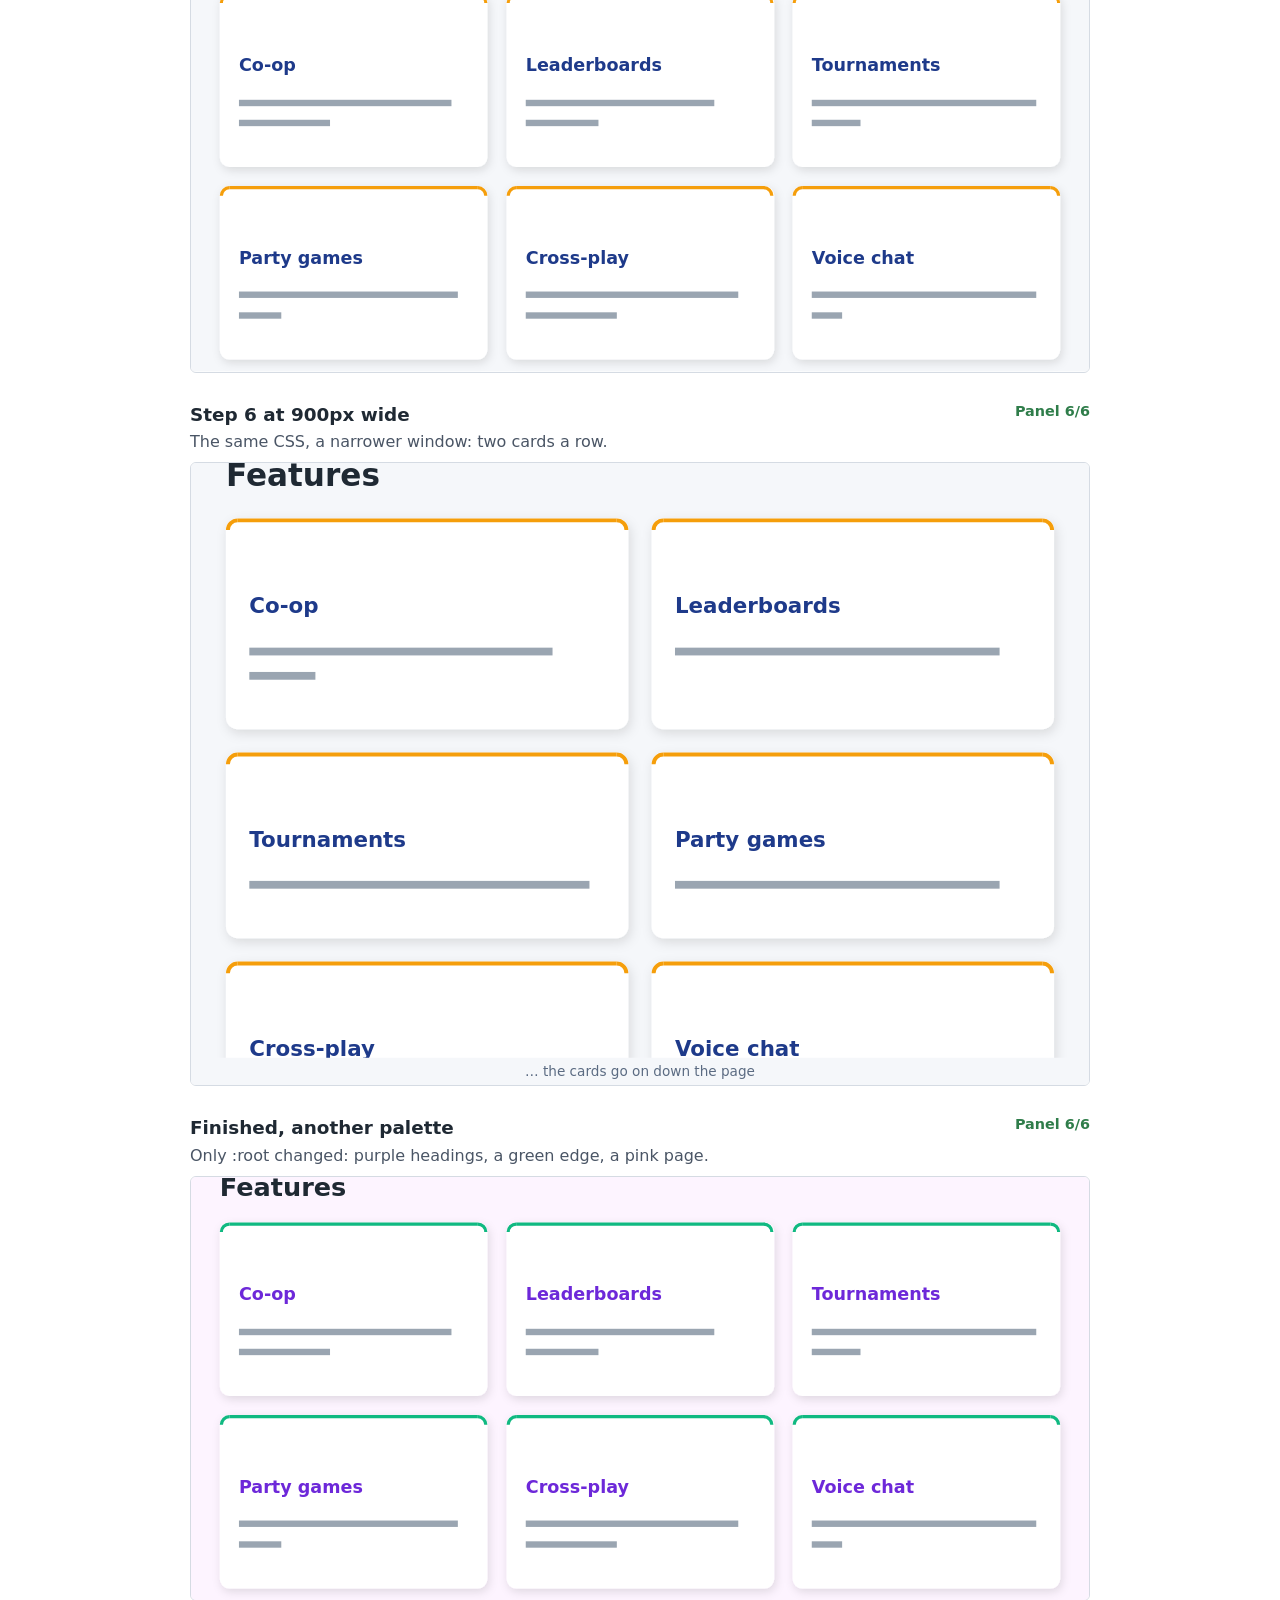
<file: Lesson03-Feature-Cards/targets.html>
<!DOCTYPE html>
<html lang="en">

<head>
  <meta charset="utf-8">
  <meta name="viewport" content="width=device-width, initial-scale=1">
  <title>GameHub Day 3 targets</title>
  <style>
    body {
      margin: 0;
      padding: 24px 16px;
      font: 16px/1.5 system-ui, "Segoe UI", Arial, sans-serif;
      color: #1f2933;
      background: #ffffff;
    }

    main {
      max-width: 900px;
      margin: 0 auto;
    }

    h1 {
      font-size: 1.6rem;
      margin: 0 0 4px;
    }

    .lead {
      margin: 0 0 20px;
      color: #4a5565;
    }

    .t {
      margin: 0 0 28px;
    }

    .t h2 {
      font-size: 1.15rem;
      margin: 0;
      display: flex;
      justify-content: space-between;
      gap: 12px;
    }

    .t p {
      margin: 2px 0 8px;
      color: #4a5565;
    }

    .score {
      font-size: .9rem;
      font-weight: 600;
      color: #2f7d4a;
      white-space: nowrap;
    }

    .pic {
      border: 1px solid #d5dbe3;
      border-radius: 6px;
      overflow: hidden;
    }

    .pic svg {
      display: block;
    }
  </style>
</head>

<body>
  <main>
    <h1>GameHub Day 3 targets: feature cards</h1>
    <p class="lead">The Features section after each step, drawn from the real page at 1280px wide. Grey bars stand for
      the card text. Your colours can differ: the panel counts are what check.js shows.</p>
    <section class="t">
      <h2>Start: day 2's solution <span class="score">Panel 0/6</span></h2>
      <p>Six cards stacked, full width. Nothing styles .cards or .card yet.</p>
      <div class="pic"><svg viewBox="78 737 1124 640" width="100%" font-family="Poppins,system-ui,sans-serif">
          <rect x="78" y="737" width="1124" height="640" fill="#f5f7fa" />
          <rect x="114" y="794" width="1052" height="145" fill="none" stroke="#9aa5b1" stroke-dasharray="4 4" />
          <rect x="114" y="956" width="1052" height="145" fill="none" stroke="#9aa5b1" stroke-dasharray="4 4" />
          <rect x="114" y="1117" width="1052" height="145" fill="none" stroke="#9aa5b1" stroke-dasharray="4 4" />
          <rect x="114" y="1278" width="1052" height="145" fill="none" stroke="#9aa5b1" stroke-dasharray="4 4" />
          <rect x="114" y="1439" width="1052" height="145" fill="none" stroke="#9aa5b1" stroke-dasharray="4 4" />
          <rect x="114" y="1601" width="1052" height="145" fill="none" stroke="#9aa5b1" stroke-dasharray="4 4" />
          <g fill="#9aa5b1">
            <rect height="8" x="114" y="921" width="388" />
            <rect height="8" x="114" y="1082" width="334" />
            <rect height="8" x="114" y="1244" width="350" />
            <rect height="8" x="114" y="1405" width="334" />
            <rect height="8" x="114" y="1566" width="388" />
            <rect height="8" x="114" y="1727" width="327" />
          </g>
          <g font-size="22" font-weight="700" fill="#1f2933"><text x="114" y="761" font-size="32">Features</text><text
              x="114" y="886">Co-op</text><text x="114" y="1047">Leaderboards</text><text x="114"
              y="1208">Tournaments</text><text x="114" y="1370">Party games</text><text x="114"
              y="1531">Cross-play</text><text x="114" y="1692">Voice chat</text></g>
          <rect x="78" y="1349" width="1124" height="28" fill="#f5f7fa" /><text x="640" y="1368" text-anchor="middle"
            font-size="14" fill="#5b6b82">&#8230; the cards go on down the page</text>
        </svg></div>
    </section>
    <section class="t">
      <h2>Step 1 · The row <span class="score">Panel 1/6</span></h2>
      <p>.cards gets display: flex and gap: six squeezed cards side by side.</p>
      <div class="pic"><svg viewBox="78 737 1124 285" width="100%" font-family="Poppins,system-ui,sans-serif">
          <rect x="78" y="737" width="1124" height="285" fill="#f5f7fa" />
          <rect x="114" y="794" width="170" height="212" fill="none" stroke="#9aa5b1" stroke-dasharray="4 4" />
          <rect x="308" y="794" width="152" height="212" fill="none" stroke="#9aa5b1" stroke-dasharray="4 4" />
          <rect x="484" y="794" width="149" height="212" fill="none" stroke="#9aa5b1" stroke-dasharray="4 4" />
          <rect x="657" y="794" width="149" height="212" fill="none" stroke="#9aa5b1" stroke-dasharray="4 4" />
          <rect x="831" y="794" width="168" height="212" fill="none" stroke="#9aa5b1" stroke-dasharray="4 4" />
          <rect x="1022" y="794" width="144" height="212" fill="none" stroke="#9aa5b1" stroke-dasharray="4 4" />
          <g fill="#9aa5b1">
            <rect height="8" x="114" y="921" width="152" />
            <rect height="8" x="114" y="947" width="152" />
            <rect height="8" x="308" y="921" width="122" />
            <rect height="8" x="308" y="947" width="106" />
            <rect height="8" x="484" y="921" width="129" />
            <rect height="8" x="484" y="947" width="144" />
            <rect height="8" x="657" y="921" width="122" />
            <rect height="8" x="657" y="947" width="114" />
            <rect height="8" x="831" y="921" width="137" />
            <rect height="8" x="831" y="947" width="167" />
            <rect height="8" x="1022" y="921" width="129" />
            <rect height="8" x="1022" y="947" width="144" />
          </g>
          <g font-size="22" font-weight="700" fill="#1f2933"><text x="114" y="761" font-size="32">Features</text><text
              x="114" y="886">Co-op</text><text x="308" y="886">Leaderboards</text><text x="484"
              y="886">Tournaments</text><text x="657" y="886">Party games</text><text x="831"
              y="886">Cross-play</text><text x="1022" y="886">Voice chat</text></g>
        </svg></div>
    </section>
    <section class="t">
      <h2>Step 2 · The box <span class="score">Panel 2/6</span></h2>
      <p>Each card gets a background and padding. Widths still differ.</p>
      <div class="pic"><svg viewBox="78 737 1124 437" width="100%" font-family="Poppins,system-ui,sans-serif">
          <rect x="78" y="737" width="1124" height="437" fill="#f5f7fa" />
          <rect x="114" y="794" width="141" height="364" fill="#fff" />
          <rect x="279" y="794" width="200" height="364" fill="#fff" />
          <rect x="504" y="794" width="193" height="364" fill="#fff" />
          <rect x="721" y="794" width="130" height="364" fill="#fff" />
          <rect x="875" y="794" width="140" height="364" fill="#fff" />
          <rect x="1039" y="794" width="127" height="364" fill="#fff" />
          <g fill="#9aa5b1">
            <rect height="8" x="138" y="945" width="53" />
            <rect height="8" x="138" y="971" width="91" />
            <rect height="8" x="303" y="945" width="122" />
            <rect height="8" x="303" y="971" width="106" />
            <rect height="8" x="528" y="945" width="129" />
            <rect height="8" x="528" y="971" width="144" />
            <rect height="8" x="745" y="972" width="38" />
            <rect height="8" x="745" y="998" width="76" />
            <rect height="8" x="899" y="972" width="53" />
            <rect height="8" x="899" y="998" width="76" />
            <rect height="8" x="1063" y="972" width="53" />
            <rect height="8" x="1063" y="998" width="68" />
          </g>
          <g font-size="22" font-weight="700" fill="#1f2933"><text x="114" y="761" font-size="32">Features</text><text
              x="138" y="910">Co-op</text><text x="303" y="910">Leaderboards</text><text x="528"
              y="910">Tournaments</text><text x="745" y="910">Party</text><text x="745" y="937">games</text><text
              x="899" y="937">Cross-play</text><text x="1063" y="910">Voice</text><text x="1063" y="937">chat</text></g>
        </svg></div>
    </section>
    <section class="t">
      <h2>Step 3 · Corners and shadow <span class="score">Panel 3/6</span></h2>
      <p>Round corners and a soft shadow.</p>
      <div class="pic"><svg viewBox="78 737 1124 437" width="100%" font-family="Poppins,system-ui,sans-serif">
          <defs>
            <filter id="f">
              <feDropShadow dy="4" stdDeviation="6" flood-opacity=".12" />
            </filter>
          </defs>
          <rect x="78" y="737" width="1124" height="437" fill="#f5f7fa" />
          <rect x="114" y="794" width="141" height="364" rx="12" fill="#fff" filter="url(#f)" />
          <rect x="279" y="794" width="200" height="364" rx="12" fill="#fff" filter="url(#f)" />
          <rect x="504" y="794" width="193" height="364" rx="12" fill="#fff" filter="url(#f)" />
          <rect x="721" y="794" width="130" height="364" rx="12" fill="#fff" filter="url(#f)" />
          <rect x="875" y="794" width="140" height="364" rx="12" fill="#fff" filter="url(#f)" />
          <rect x="1039" y="794" width="127" height="364" rx="12" fill="#fff" filter="url(#f)" />
          <g fill="#9aa5b1">
            <rect height="8" x="138" y="945" width="53" />
            <rect height="8" x="138" y="971" width="91" />
            <rect height="8" x="303" y="945" width="122" />
            <rect height="8" x="303" y="971" width="106" />
            <rect height="8" x="528" y="945" width="129" />
            <rect height="8" x="528" y="971" width="144" />
            <rect height="8" x="745" y="972" width="38" />
            <rect height="8" x="745" y="998" width="76" />
            <rect height="8" x="899" y="972" width="53" />
            <rect height="8" x="899" y="998" width="76" />
            <rect height="8" x="1063" y="972" width="53" />
            <rect height="8" x="1063" y="998" width="68" />
          </g>
          <g font-size="22" font-weight="700" fill="#1f2933"><text x="114" y="761" font-size="32">Features</text><text
              x="138" y="910">Co-op</text><text x="303" y="910">Leaderboards</text><text x="528"
              y="910">Tournaments</text><text x="745" y="910">Party</text><text x="745" y="937">games</text><text
              x="899" y="937">Cross-play</text><text x="1063" y="910">Voice</text><text x="1063" y="937">chat</text></g>
        </svg></div>
    </section>
    <section class="t">
      <h2>Step 4 · Wrap <span class="score">Panel 4/6</span></h2>
      <p>flex-wrap: wrap. Cards move to new rows, but the rows are ragged.</p>
      <div class="pic"><svg viewBox="78 737 1124 640" width="100%" font-family="Poppins,system-ui,sans-serif">
          <defs>
            <filter id="f">
              <feDropShadow dy="4" stdDeviation="6" flood-opacity=".12" />
            </filter>
          </defs>
          <rect x="78" y="737" width="1124" height="640" fill="#f5f7fa" />
          <rect x="114" y="794" width="436" height="209" rx="12" fill="#fff" filter="url(#f)" />
          <rect x="574" y="794" width="397" height="209" rx="12" fill="#fff" filter="url(#f)" />
          <rect x="114" y="1028" width="390" height="209" rx="12" fill="#fff" filter="url(#f)" />
          <rect x="528" y="1028" width="389" height="209" rx="12" fill="#fff" filter="url(#f)" />
          <rect x="114" y="1261" width="432" height="209" rx="12" fill="#fff" filter="url(#f)" />
          <rect x="570" y="1261" width="377" height="209" rx="12" fill="#fff" filter="url(#f)" />
          <g fill="#9aa5b1">
            <rect height="8" x="138" y="945" width="388" />
            <rect height="8" x="598" y="945" width="334" />
            <rect height="8" x="138" y="1178" width="350" />
            <rect height="8" x="552" y="1178" width="334" />
            <rect height="8" x="138" y="1412" width="388" />
            <rect height="8" x="594" y="1412" width="327" />
          </g>
          <g font-size="22" font-weight="700" fill="#1f2933"><text x="114" y="761" font-size="32">Features</text><text
              x="138" y="910">Co-op</text><text x="598" y="910">Leaderboards</text><text x="138"
              y="1143">Tournaments</text><text x="552" y="1143">Party games</text><text x="138"
              y="1376">Cross-play</text><text x="594" y="1376">Voice chat</text></g>
          <rect x="78" y="1349" width="1124" height="28" fill="#f5f7fa" /><text x="640" y="1368" text-anchor="middle"
            font-size="14" fill="#5b6b82">&#8230; the cards go on down the page</text>
        </svg></div>
    </section>
    <section class="t">
      <h2>Step 5 · Equal cards <span class="score">Panel 5/6</span></h2>
      <p>flex: 1 1 300px. Three equal cards a row at full width.</p>
      <div class="pic"><svg viewBox="78 737 1124 567" width="100%" font-family="Poppins,system-ui,sans-serif">
          <defs>
            <filter id="f">
              <feDropShadow dy="4" stdDeviation="6" flood-opacity=".12" />
            </filter>
          </defs>
          <rect x="78" y="737" width="1124" height="567" fill="#f5f7fa" />
          <rect x="114" y="794" width="335" height="235" rx="12" fill="#fff" filter="url(#f)" />
          <rect x="473" y="794" width="335" height="235" rx="12" fill="#fff" filter="url(#f)" />
          <rect x="831" y="794" width="335" height="235" rx="12" fill="#fff" filter="url(#f)" />
          <rect x="114" y="1053" width="335" height="235" rx="12" fill="#fff" filter="url(#f)" />
          <rect x="473" y="1053" width="335" height="235" rx="12" fill="#fff" filter="url(#f)" />
          <rect x="831" y="1053" width="335" height="235" rx="12" fill="#fff" filter="url(#f)" />
          <g fill="#9aa5b1">
            <rect height="8" x="138" y="945" width="266" />
            <rect height="8" x="138" y="971" width="114" />
            <rect height="8" x="497" y="945" width="236" />
            <rect height="8" x="497" y="971" width="91" />
            <rect height="8" x="855" y="945" width="281" />
            <rect height="8" x="855" y="971" width="61" />
            <rect height="8" x="138" y="1204" width="274" />
            <rect height="8" x="138" y="1230" width="53" />
            <rect height="8" x="497" y="1204" width="266" />
            <rect height="8" x="497" y="1230" width="114" />
            <rect height="8" x="855" y="1204" width="281" />
            <rect height="8" x="855" y="1230" width="38" />
          </g>
          <g font-size="22" font-weight="700" fill="#1f2933"><text x="114" y="761" font-size="32">Features</text><text
              x="138" y="910">Co-op</text><text x="497" y="910">Leaderboards</text><text x="855"
              y="910">Tournaments</text><text x="138" y="1169">Party games</text><text x="497"
              y="1169">Cross-play</text><text x="855" y="1169">Voice chat</text></g>
        </svg></div>
    </section>
    <section class="t">
      <h2>Step 6 · Your palette <span class="score">Panel 6/6</span></h2>
      <p>An accent edge and headings in your own colours.</p>
      <div class="pic"><svg viewBox="78 737 1124 530" width="100%" font-family="Poppins,system-ui,sans-serif">
          <defs>
            <filter id="f">
              <feDropShadow dy="4" stdDeviation="6" flood-opacity=".12" />
            </filter>
          </defs>
          <rect x="78" y="737" width="1124" height="530" fill="#f5f7fa" />
          <rect x="114" y="794" width="335" height="217" rx="12" fill="#fff" filter="url(#f)" />
          <rect x="473" y="794" width="335" height="217" rx="12" fill="#fff" filter="url(#f)" />
          <rect x="831" y="794" width="335" height="217" rx="12" fill="#fff" filter="url(#f)" />
          <rect x="114" y="1035" width="335" height="217" rx="12" fill="#fff" filter="url(#f)" />
          <rect x="473" y="1035" width="335" height="217" rx="12" fill="#fff" filter="url(#f)" />
          <rect x="831" y="1035" width="335" height="217" rx="12" fill="#fff" filter="url(#f)" />
          <path d="M126 796h311" stroke="#f59e0b" stroke-width="4" />
          <path d="M116 806a10 10 0 0 1 10 -10M437 796a10 10 0 0 1 10 10" fill="none" stroke="#f59e0b"
            stroke-width="4" />
          <path d="M485 796h311" stroke="#f59e0b" stroke-width="4" />
          <path d="M475 806a10 10 0 0 1 10 -10M795 796a10 10 0 0 1 10 10" fill="none" stroke="#f59e0b"
            stroke-width="4" />
          <path d="M843 796h311" stroke="#f59e0b" stroke-width="4" />
          <path d="M833 806a10 10 0 0 1 10 -10M1154 796a10 10 0 0 1 10 10" fill="none" stroke="#f59e0b"
            stroke-width="4" />
          <path d="M126 1037h311" stroke="#f59e0b" stroke-width="4" />
          <path d="M116 1047a10 10 0 0 1 10 -10M437 1037a10 10 0 0 1 10 10" fill="none" stroke="#f59e0b"
            stroke-width="4" />
          <path d="M485 1037h311" stroke="#f59e0b" stroke-width="4" />
          <path d="M475 1047a10 10 0 0 1 10 -10M795 1037a10 10 0 0 1 10 10" fill="none" stroke="#f59e0b"
            stroke-width="4" />
          <path d="M843 1037h311" stroke="#f59e0b" stroke-width="4" />
          <path d="M833 1047a10 10 0 0 1 10 -10M1154 1037a10 10 0 0 1 10 10" fill="none" stroke="#f59e0b"
            stroke-width="4" />
          <g fill="#9aa5b1">
            <rect height="8" x="138" y="927" width="266" />
            <rect height="8" x="138" y="952" width="114" />
            <rect height="8" x="497" y="927" width="236" />
            <rect height="8" x="497" y="952" width="91" />
            <rect height="8" x="855" y="927" width="281" />
            <rect height="8" x="855" y="952" width="61" />
            <rect height="8" x="138" y="1167" width="274" />
            <rect height="8" x="138" y="1193" width="53" />
            <rect height="8" x="497" y="1167" width="266" />
            <rect height="8" x="497" y="1193" width="114" />
            <rect height="8" x="855" y="1167" width="281" />
            <rect height="8" x="855" y="1193" width="38" />
          </g>
          <g font-size="22" font-weight="700" fill="#1f2933"><text x="114" y="761" font-size="32">Features</text><text
              x="138" y="891" fill="#1e3a8a">Co-op</text><text x="497" y="891" fill="#1e3a8a">Leaderboards</text><text
              x="855" y="891" fill="#1e3a8a">Tournaments</text><text x="138" y="1132" fill="#1e3a8a">Party
              games</text><text x="497" y="1132" fill="#1e3a8a">Cross-play</text><text x="855" y="1132"
              fill="#1e3a8a">Voice chat</text></g>
        </svg></div>
    </section>
    <section class="t">
      <h2>Step 6 at 900px wide <span class="score">Panel 6/6</span></h2>
      <p>The same CSS, a narrower window: two cards a row.</p>
      <div class="pic"><svg viewBox="-12 737 924 640" width="100%" font-family="Poppins,system-ui,sans-serif">
          <defs>
            <filter id="f">
              <feDropShadow dy="4" stdDeviation="6" flood-opacity=".12" />
            </filter>
          </defs>
          <rect x="-12" y="737" width="924" height="640" fill="#f5f7fa" />
          <rect x="24" y="794" width="414" height="217" rx="12" fill="#fff" filter="url(#f)" />
          <rect x="462" y="794" width="414" height="217" rx="12" fill="#fff" filter="url(#f)" />
          <rect x="24" y="1035" width="414" height="191" rx="12" fill="#fff" filter="url(#f)" />
          <rect x="462" y="1035" width="414" height="191" rx="12" fill="#fff" filter="url(#f)" />
          <rect x="24" y="1250" width="414" height="217" rx="12" fill="#fff" filter="url(#f)" />
          <rect x="462" y="1250" width="414" height="217" rx="12" fill="#fff" filter="url(#f)" />
          <path d="M36 796h390" stroke="#f59e0b" stroke-width="4" />
          <path d="M26 806a10 10 0 0 1 10 -10M426 796a10 10 0 0 1 10 10" fill="none" stroke="#f59e0b"
            stroke-width="4" />
          <path d="M474 796h390" stroke="#f59e0b" stroke-width="4" />
          <path d="M464 806a10 10 0 0 1 10 -10M864 796a10 10 0 0 1 10 10" fill="none" stroke="#f59e0b"
            stroke-width="4" />
          <path d="M36 1037h390" stroke="#f59e0b" stroke-width="4" />
          <path d="M26 1047a10 10 0 0 1 10 -10M426 1037a10 10 0 0 1 10 10" fill="none" stroke="#f59e0b"
            stroke-width="4" />
          <path d="M474 1037h390" stroke="#f59e0b" stroke-width="4" />
          <path d="M464 1047a10 10 0 0 1 10 -10M864 1037a10 10 0 0 1 10 10" fill="none" stroke="#f59e0b"
            stroke-width="4" />
          <path d="M36 1252h390" stroke="#f59e0b" stroke-width="4" />
          <path d="M26 1262a10 10 0 0 1 10 -10M426 1252a10 10 0 0 1 10 10" fill="none" stroke="#f59e0b"
            stroke-width="4" />
          <path d="M474 1252h390" stroke="#f59e0b" stroke-width="4" />
          <path d="M464 1262a10 10 0 0 1 10 -10M864 1252a10 10 0 0 1 10 10" fill="none" stroke="#f59e0b"
            stroke-width="4" />
          <g fill="#9aa5b1">
            <rect height="8" x="48" y="927" width="312" />
            <rect height="8" x="48" y="952" width="68" />
            <rect height="8" x="486" y="927" width="334" />
            <rect height="8" x="48" y="1167" width="350" />
            <rect height="8" x="486" y="1167" width="334" />
            <rect height="8" x="48" y="1382" width="312" />
            <rect height="8" x="48" y="1408" width="68" />
            <rect height="8" x="486" y="1382" width="327" />
          </g>
          <g font-size="22" font-weight="700" fill="#1f2933"><text x="24" y="761" font-size="32">Features</text><text
              x="48" y="891" fill="#1e3a8a">Co-op</text><text x="486" y="891" fill="#1e3a8a">Leaderboards</text><text
              x="48" y="1132" fill="#1e3a8a">Tournaments</text><text x="486" y="1132" fill="#1e3a8a">Party
              games</text><text x="48" y="1347" fill="#1e3a8a">Cross-play</text><text x="486" y="1347"
              fill="#1e3a8a">Voice chat</text></g>
          <rect x="-12" y="1349" width="924" height="28" fill="#f5f7fa" /><text x="450" y="1368" text-anchor="middle"
            font-size="14" fill="#5b6b82">&#8230; the cards go on down the page</text>
        </svg></div>
    </section>
    <section class="t">
      <h2>Finished, another palette <span class="score">Panel 6/6</span></h2>
      <p>Only :root changed: purple headings, a green edge, a pink page.</p>
      <div class="pic"><svg viewBox="78 737 1124 530" width="100%" font-family="Poppins,system-ui,sans-serif">
          <defs>
            <filter id="f">
              <feDropShadow dy="4" stdDeviation="6" flood-opacity=".12" />
            </filter>
          </defs>
          <rect x="78" y="737" width="1124" height="530" fill="#fdf4ff" />
          <rect x="114" y="794" width="335" height="217" rx="12" fill="#fff" filter="url(#f)" />
          <rect x="473" y="794" width="335" height="217" rx="12" fill="#fff" filter="url(#f)" />
          <rect x="831" y="794" width="335" height="217" rx="12" fill="#fff" filter="url(#f)" />
          <rect x="114" y="1035" width="335" height="217" rx="12" fill="#fff" filter="url(#f)" />
          <rect x="473" y="1035" width="335" height="217" rx="12" fill="#fff" filter="url(#f)" />
          <rect x="831" y="1035" width="335" height="217" rx="12" fill="#fff" filter="url(#f)" />
          <path d="M126 796h311" stroke="#10b981" stroke-width="4" />
          <path d="M116 806a10 10 0 0 1 10 -10M437 796a10 10 0 0 1 10 10" fill="none" stroke="#10b981"
            stroke-width="4" />
          <path d="M485 796h311" stroke="#10b981" stroke-width="4" />
          <path d="M475 806a10 10 0 0 1 10 -10M795 796a10 10 0 0 1 10 10" fill="none" stroke="#10b981"
            stroke-width="4" />
          <path d="M843 796h311" stroke="#10b981" stroke-width="4" />
          <path d="M833 806a10 10 0 0 1 10 -10M1154 796a10 10 0 0 1 10 10" fill="none" stroke="#10b981"
            stroke-width="4" />
          <path d="M126 1037h311" stroke="#10b981" stroke-width="4" />
          <path d="M116 1047a10 10 0 0 1 10 -10M437 1037a10 10 0 0 1 10 10" fill="none" stroke="#10b981"
            stroke-width="4" />
          <path d="M485 1037h311" stroke="#10b981" stroke-width="4" />
          <path d="M475 1047a10 10 0 0 1 10 -10M795 1037a10 10 0 0 1 10 10" fill="none" stroke="#10b981"
            stroke-width="4" />
          <path d="M843 1037h311" stroke="#10b981" stroke-width="4" />
          <path d="M833 1047a10 10 0 0 1 10 -10M1154 1037a10 10 0 0 1 10 10" fill="none" stroke="#10b981"
            stroke-width="4" />
          <g fill="#9aa5b1">
            <rect height="8" x="138" y="927" width="266" />
            <rect height="8" x="138" y="952" width="114" />
            <rect height="8" x="497" y="927" width="236" />
            <rect height="8" x="497" y="952" width="91" />
            <rect height="8" x="855" y="927" width="281" />
            <rect height="8" x="855" y="952" width="61" />
            <rect height="8" x="138" y="1167" width="274" />
            <rect height="8" x="138" y="1193" width="53" />
            <rect height="8" x="497" y="1167" width="266" />
            <rect height="8" x="497" y="1193" width="114" />
            <rect height="8" x="855" y="1167" width="281" />
            <rect height="8" x="855" y="1193" width="38" />
          </g>
          <g font-size="22" font-weight="700" fill="#1f2933"><text x="114" y="761" font-size="32">Features</text><text
              x="138" y="891" fill="#6d28d9">Co-op</text><text x="497" y="891" fill="#6d28d9">Leaderboards</text><text
              x="855" y="891" fill="#6d28d9">Tournaments</text><text x="138" y="1132" fill="#6d28d9">Party
              games</text><text x="497" y="1132" fill="#6d28d9">Cross-play</text><text x="855" y="1132"
              fill="#6d28d9">Voice chat</text></g>
        </svg></div>
    </section>
  </main>
</body>

</html>
</file>
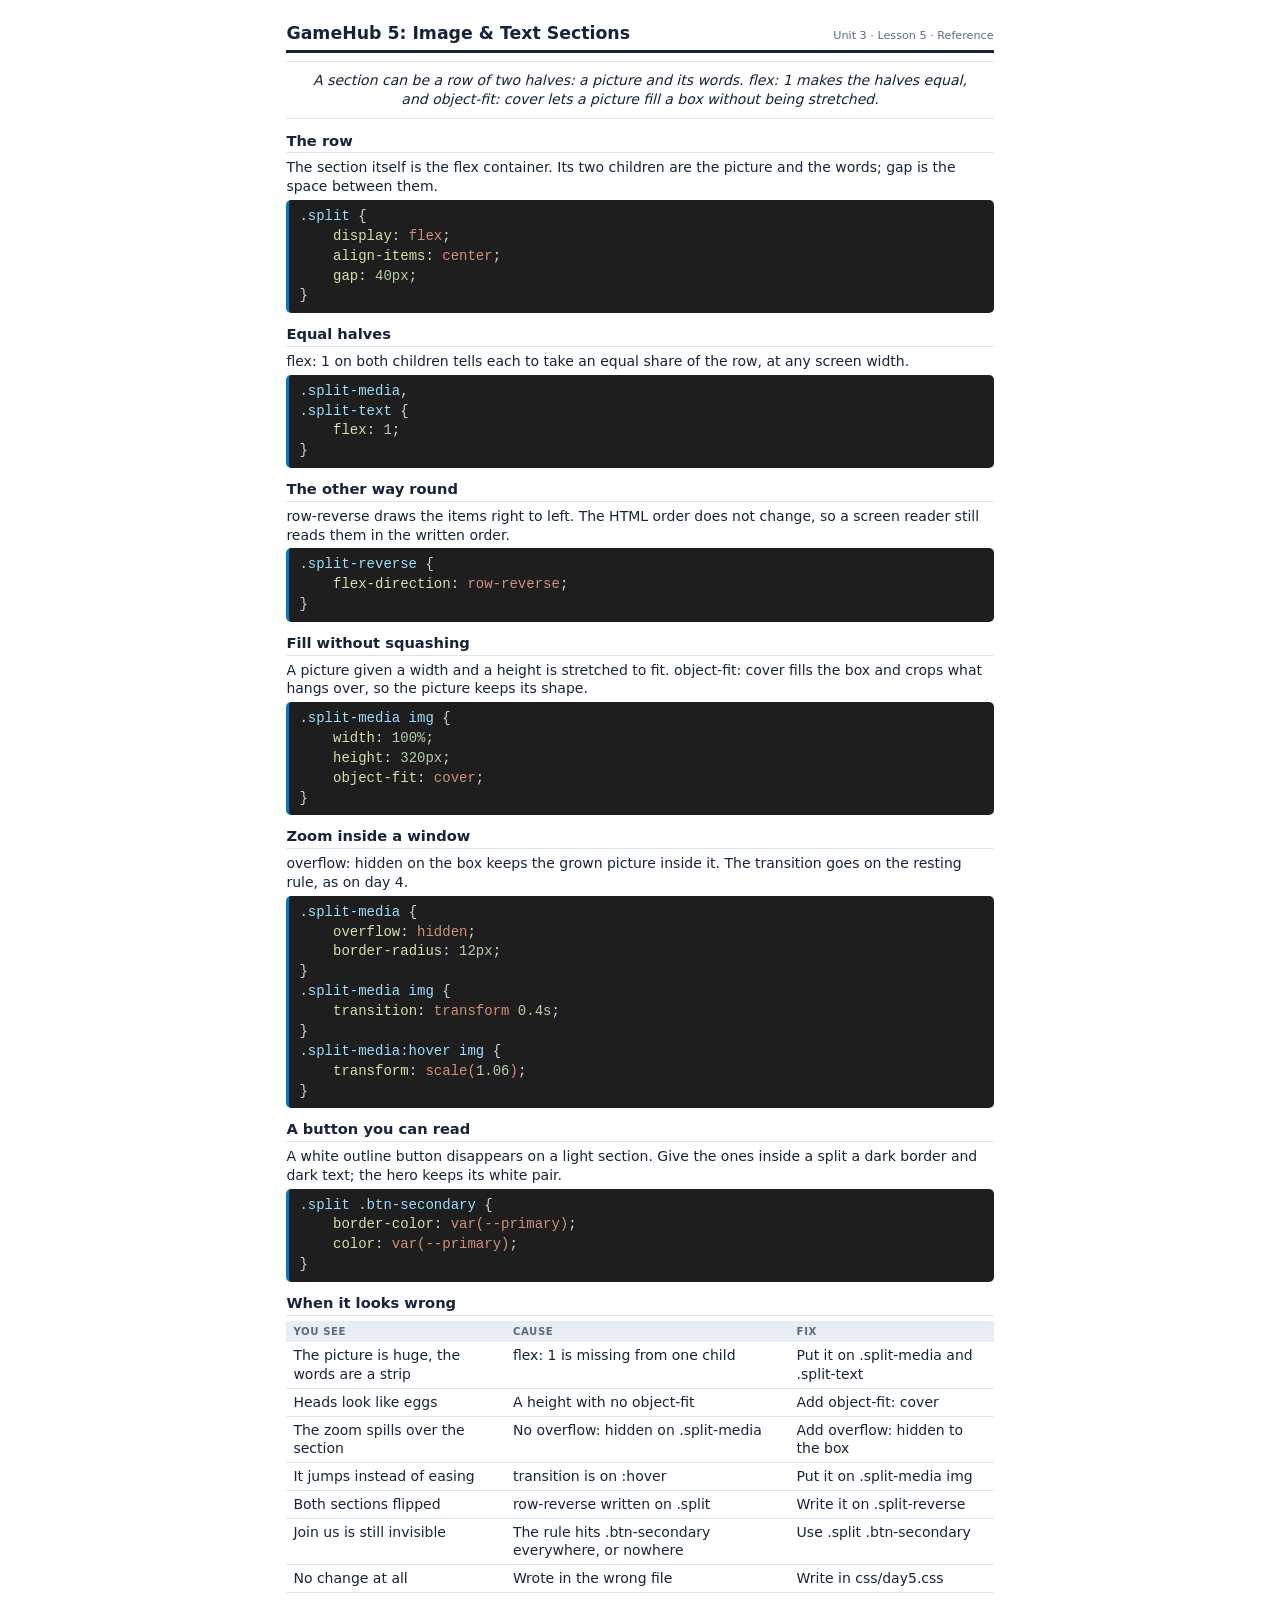
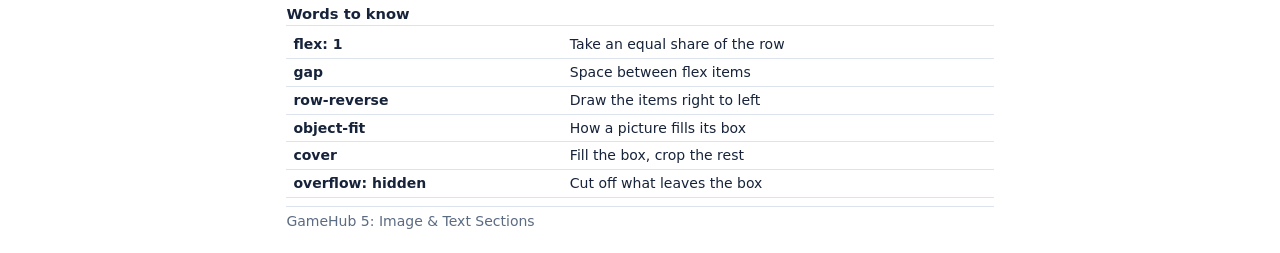
<file: Lesson05-GameHub/image.html>
<!DOCTYPE html>
<html lang="en"><head><meta charset="utf-8">
<meta name="viewport" content="width=device-width, initial-scale=1">
<title>GameHub 5: Image &amp; Text Sections — Reference</title>
<style>
  @page { size: letter portrait; margin: 0.4in; }
  * { box-sizing: border-box; -webkit-print-color-adjust: exact; print-color-adjust: exact; }
  body { font-family: "Segoe UI", system-ui, sans-serif; color: #16233A; max-width: 7.7in; margin: 0 auto;
         font-size: 10pt; line-height: 1.34; }
  header { border-bottom: 3px solid #16233A; padding-bottom: 5px; margin-bottom: 8px;
           display: flex; justify-content: space-between; align-items: baseline; }
  h1 { font-size: 13pt; margin: 0; }
  .sub { font-size: 8.4pt; color: #5B6B82; }
  h2 { font-size: 11pt; margin: 11px 0 5px; padding: 0 0 2px; border-bottom: 1px solid #DCE3EC; }
  code { font-family: "Cascadia Mono", Consolas, monospace; font-size: 8.9pt; background: #EEF2F7; padding: 1px 4px;
         border-radius: 3px; }
  .code { font-size: 8.4pt; line-height: 1.42; padding: 7px 10px; border-radius: 5px; white-space: pre;
          border-left: 3px solid #007acc; margin: 4px 0; break-inside: avoid; }
  .epigraph { text-align: center; font-style: italic; font-size: 10.5pt; margin: 8px 0 12px; padding: 9px 20px;
              border-top: 1px solid #DCE3EC; border-bottom: 1px solid #DCE3EC; }
  .note { margin: 3px 0 2px; font-size: 8.9pt; }
  .box { border-left: 4px solid #E8A33D; background: #FFF8EA; padding: 5px 9px; border-radius: 0 4px 4px 0;
         margin: 6px 0; font-size: 8.9pt; break-inside: avoid; }
  .box.keep { border-left-color: #4A8B5C; background: #F0F8F2; }
  .box b.lbl { display: block; font-size: 7.4pt; letter-spacing: .06em; text-transform: uppercase; margin-bottom: 2px; }
  table { width: 100%; border-collapse: collapse; font-size: 8.9pt; margin: 3px 0; break-inside: avoid; }
  th { background: #E8EDF4; text-align: left; padding: 4px 7px; font-size: 7.6pt; letter-spacing: .06em;
       text-transform: uppercase; color: #5B6B82; }
  td { padding: 4px 7px; border-bottom: 1px solid #DCE3EC; vertical-align: top; }
  .page-break { break-before: page; }
  footer { margin-top: 8px; padding-top: 5px; border-top: 1px solid #DCE3EC; font-size: 8.2pt; color: #5B6B82; }
  @media screen { body { padding: 22px 16px; font-size: max(14px, 10pt); } code, .code, table, .note, .box, footer { font-size: max(14px, 9pt); } }

.code-vs { background: #1e1e1e; color: #d4d4d4; font-family: "Cascadia Mono", Consolas, monospace;
           font-variant-ligatures: none; font-feature-settings: 'liga' 0, 'calt' 0; }
.code-vs .kw { color: #c586c0; } .code-vs .fn { color: #dcdcaa; }
.code-vs .st { color: #ce9178; } .code-vs .nu { color: #b5cea8; }
.code-vs .va { color: #9cdcfe; } .code-vs .cm { color: #6a9955; }
.code-vs .ln { color: #858585; } .code-vs .tg { color: #808080; }
.code-vs .nm { color: #569cd6; } .code-vs .at { color: #9cdcfe; }</style></head><body>
<header><h1>GameHub 5: Image &amp; Text Sections</h1><span class="sub">Unit 3 &middot; Lesson 5 &middot; Reference</span></header>
<p class="epigraph">A section can be a row of two halves: a picture and its words. flex: 1 makes the halves equal, and object-fit: cover lets a picture fill a box without being stretched.</p><h2>The row</h2><p class="note">The section itself is the flex container. Its two children are the picture and the words; gap is the space between them.</p><div class="code code-vs code-dark"><span class="va">.split</span> {
    <span class="fn">display</span>: <span class="st">flex</span>;
    <span class="fn">align-items</span>: <span class="st">center</span>;
    <span class="fn">gap</span>: <span class="st"><span class="nu">40px</span></span>;
}</div><h2>Equal halves</h2><p class="note">flex: 1 on both children tells each to take an equal share of the row, at any screen width.</p><div class="code code-vs code-dark"><span class="va">.split-media</span>,
<span class="va">.split-text</span> {
    <span class="fn">flex</span>: <span class="st"><span class="nu">1</span></span>;
}</div><h2>The other way round</h2><p class="note">row-reverse draws the items right to left. The HTML order does not change, so a screen reader still reads them in the written order.</p><div class="code code-vs code-dark"><span class="va">.split-reverse</span> {
    <span class="fn">flex-direction</span>: <span class="st">row-reverse</span>;
}</div><h2>Fill without squashing</h2><p class="note">A picture given a width and a height is stretched to fit. object-fit: cover fills the box and crops what hangs over, so the picture keeps its shape.</p><div class="code code-vs code-dark"><span class="va">.split-media img</span> {
    <span class="fn">width</span>: <span class="st"><span class="nu">100%</span></span>;
    <span class="fn">height</span>: <span class="st"><span class="nu">320px</span></span>;
    <span class="fn">object-fit</span>: <span class="st">cover</span>;
}</div><h2>Zoom inside a window</h2><p class="note">overflow: hidden on the box keeps the grown picture inside it. The transition goes on the resting rule, as on day 4.</p><div class="code code-vs code-dark"><span class="va">.split-media</span> {
    <span class="fn">overflow</span>: <span class="st">hidden</span>;
    <span class="fn">border-radius</span>: <span class="st"><span class="nu">12px</span></span>;
}
<span class="va">.split-media img</span> {
    <span class="fn">transition</span>: <span class="st">transform <span class="nu">0.4s</span></span>;
}
<span class="va">.split-media:hover img</span> {
    <span class="fn">transform</span>: <span class="st">scale(<span class="nu">1.06</span>)</span>;
}</div><h2>A button you can read</h2><p class="note">A white outline button disappears on a light section. Give the ones inside a split a dark border and dark text; the hero keeps its white pair.</p><div class="code code-vs code-dark"><span class="va">.split .btn-secondary</span> {
    <span class="fn">border-color</span>: <span class="st">var(--primary)</span>;
    <span class="fn">color</span>: <span class="st">var(--primary)</span>;
}</div><h2>When it looks wrong</h2><table><tr><th>You see</th><th>Cause</th><th>Fix</th></tr><tr><td>The picture is huge, the words are a strip</td><td>flex: 1 is missing from one child</td><td>Put it on .split-media and .split-text</td></tr><tr><td>Heads look like eggs</td><td>A height with no object-fit</td><td>Add object-fit: cover</td></tr><tr><td>The zoom spills over the section</td><td>No overflow: hidden on .split-media</td><td>Add overflow: hidden to the box</td></tr><tr><td>It jumps instead of easing</td><td>transition is on :hover</td><td>Put it on .split-media img</td></tr><tr><td>Both sections flipped</td><td>row-reverse written on .split</td><td>Write it on .split-reverse</td></tr><tr><td>Join us is still invisible</td><td>The rule hits .btn-secondary everywhere, or nowhere</td><td>Use .split .btn-secondary</td></tr><tr><td>No change at all</td><td>Wrote in the wrong file</td><td>Write in css/day5.css</td></tr></table><h2>Words to know</h2><table><tr><td><b>flex: 1</b></td><td>Take an equal share of the row</td></tr><tr><td><b>gap</b></td><td>Space between flex items</td></tr><tr><td><b>row-reverse</b></td><td>Draw the items right to left</td></tr><tr><td><b>object-fit</b></td><td>How a picture fills its box</td></tr><tr><td><b>cover</b></td><td>Fill the box, crop the rest</td></tr><tr><td><b>overflow: hidden</b></td><td>Cut off what leaves the box</td></tr></table><footer>GameHub 5: Image &amp; Text Sections</footer>
</body></html>
</file>
<file: Lesson01-Setup-Header-Hero/style.css>
/* GameHub · Day 1: setup, header and hero
   Part A is given: read it, do not change it.
   Part B is yours: write each step under its comment.
   The panel at the bottom right checks your page; targets.html shows the goal. */

/* ===== Part A: given ===== */
* {
   box-sizing: border-box;
}

/* width includes padding and border */
body {
   margin: 0;
   font-family: system-ui, "Segoe UI", Arial, sans-serif;
   line-height: 1.6;
   color: #1f2933;
}

img {
   max-width: 100%;
   display: block;
}

/* pictures never overflow their box */

/* ===== Part B: yours ===== */

/* STEP 1 · .container
   At most 1100px wide, centered on the page, 24px padding left and right.
   Every section uses it, so this one rule lines the whole page up. */

.container {
   max-width: 1100px;
   margin: 0 auto;
   padding: 0 24px;
}

/* STEP 2 · .site-header and .nav
   .site-header: a dark background colour.
   .nav: logo on the left, links on the right, centered up and down,
   16px padding top and bottom. */

.site-header {
   background-color: black;
}
.nav {
   display: flex;
   justify-content: space-between;
   align-items: center;
   padding-top: 16px;
}

/* STEP 3 · .nav-links
   The links in a row, 24px apart. No bullets, no margin, no padding.
   The links inside (.nav-links a): white, no underline. */

.nav-links {
   display: flex;
   gap: 24px;
   list-style: none;
   margin: 0;
   padding: 0;
}
.nav-links a {
   color: white;
   text-decoration: none;
}


/* STEP 4 · .logo
   Bigger than the links (1.6rem), bold, white, no underline. */

.logo {
   color: white;
   font-size: 1.6rem;
   font-weight: 700;
   text-decoration: none;
}

/* STEP 5 · .hero
   At least 70vh tall, a background colour, white text.
   Text centered, and the content centered up and down. */

.hero {
   min-height: 70vh;
   display: flex;
   align-items: center;
   text-align: center;
   background-color: #1e3a8a;
   color: white;
}

/* STEP 6 · .btn and .hero-buttons
   .btn: inline-block, padding 12px 28px, rounded corners, no underline, bold.
   Give .btn-primary and .btn-secondary different looks.
   .hero-buttons: the two buttons side by side, centered, 16px apart. */

.btn {
   display: inline-block;
   padding: 12px 28px;
   border: 2px solid transparent;
   border-radius: 8px;
   text-decoration: none;
   font-weight: 700;
}

.btn-primary {
   background-color: #f59e0b;
   color: #111827;
}
.btn-secondary {
   color: white;
   border-color: white;
}
.hero-buttons {
   display: flex;
   justify-content: center;
   gap: 16px;
}


/* Done early? Try other colours from the reference sheet (Colors tab).
   On day 2 we turn your colours into variables. */
</file>
<file: Lesson02-Type-Color/style.css>
@import url("https://fonts.googleapis.com/css2?family=Poppins:wght@400;700&display=swap");

/* GameHub Day 2 starter = Day 1 solution */
* {
    box-sizing: border-box;
}

body {
    margin: 0;
    line-height: 1.6;
    color: #1f2933;
}

img {
    max-width: 100%;
    display: block;
}

.container {
    max-width: 1100px;
    margin: 0 auto;
    padding: 0 24px;
}

.site-header {
    background-color: #111827;
}

.nav {
    display: flex;
    justify-content: space-between;
    align-items: center;
    padding-top: 16px;
    padding-bottom: 16px;
}

.nav-links {
    display: flex;
    gap: 24px;
    list-style: none;
    margin: 0;
    padding: 0;
}

.nav-links a {
    color: var(--primary);
    text-decoration: none;
}

.logo {
    color: var(--primary);
    font-size: 1.6rem;
    font-weight: 700;
    text-decoration: none;
}

.hero {
    min-height: 70vh;
    display: flex;
    align-items: center;
    text-align: center;
    background-color: #1e3a8a;
    color: #ffffff;
}

.btn {
    display: inline-block;
    padding: 12px 28px;
    border: 2px solid transparent;
    border-radius: 8px;
    text-decoration: none;
    font-weight: 700;
}

.btn-primary {
    background-color: #f59e0b;
    color: #111827;
}

.btn-secondary {
    border-color: #ffffff;
    color: #ffffff;
}

.hero-buttons {
    display: flex;
    justify-content: center;
    gap: 16px;
}

/* PART B: STEP 1 ▸ put your palette and fonts in :root */

:root {
    --primary: #000000;
    --secondary: #D3AF37;
    --textColor: white;
    --font: serif;
}

/* STEP 2 ▸ use var() for every colour */

.site-header {
    background-color: var(--secondary);
    color: var(--primary);
}

.btn-primary {
    background-color: var(--secondary);
    color: var()
}

.hero {
    background-color: var(--primary);
}

.btn-secondary {
    border-color: var(--secondary);
}

/* STEP 3 ▸ one font for the body */

body {
    font-family: var(--font);
    line-height: 1.6;
}

/* STEP 4 ▸ heading sizes in rem */

h1 {
    font-size: 2.5rem;
}
h2 {
    font-size: 1.75rem;
}
h3 {
    font-size: 1.25rem;
}

/* STEP 5 ▸ a gradient on .hero */

.hero {
    background: linear-gradient(100deg, var(--primary))
}

/* STEP 6 ▸ text you can read on it */
</file>
<file: Lesson03-Feature-Cards/style.css>
@import url("https://fonts.googleapis.com/css2?family=Poppins:wght@400;700&display=swap");

/* GameHub Day 3 starter = Day 2 solution */
:root {
   --bg: #f5f7fa;
   --ink: #1f2933;
   --primary: #1e3a8a;
   --accent: #f59e0b;
   --dark: #111827;
   --font: "Poppins", system-ui, sans-serif;
}

* {
   box-sizing: border-box;
}

body {
   margin: 0;
   line-height: 1.6;
   color: var(--ink);
   background: var(--bg);
   font-family: var(--font);
}

img {
   max-width: 100%;
   display: block;
}

.container {
   max-width: 1100px;
   margin: 0 auto;
   padding: 0 24px;
}

.site-header {
   background-color: var(--dark);
}

.nav {
   display: flex;
   justify-content: space-between;
   align-items: center;
   padding-top: 16px;
   padding-bottom: 16px;
}

.nav-links {
   display: flex;
   gap: 24px;
   list-style: none;
   margin: 0;
   padding: 0;
}

.nav-links a {
   color: #ffffff;
   text-decoration: none;
}

.logo {
   color: #ffffff;
   font-size: 1.6rem;
   font-weight: 700;
   text-decoration: none;
}

h1,
h2,
h3 {
   line-height: 1.2;
}

h1 {
   font-size: 3rem;
}

h2 {
   font-size: 2rem;
}

h3 {
   font-size: 1.4rem;
}

.hero {
   min-height: 70vh;
   display: flex;
   align-items: center;
   text-align: center;
   background: linear-gradient(135deg, var(--primary), var(--dark));
   color: #ffffff;
}

.tagline {
   color: #e5e7eb;
}

.btn {
   display: inline-block;
   padding: 12px 28px;
   border: 2px solid transparent;
   border-radius: 8px;
   text-decoration: none;
   font-weight: 700;
}

.btn-primary {
   background-color: var(--accent);
   color: var(--dark);
}

.btn-secondary {
   border-color: #ffffff;
   color: #ffffff;
}

.hero-buttons {
   display: flex;
   justify-content: center;
   gap: 16px;
}

/* PART B: write your code below this line. Each step has one job.
   The page now has a Features section: six .card boxes inside one .cards box. */

/* STEP 1 ▸ Add a .cards rule with display: flex; and gap: 24px;
   The six cards sit side by side in one row, with a space between each. */

.cards {
   display: flex;
   gap: 24px;
   flex-wrap: wrap;
}

/* STEP 2 ▸ Add a .card rule. Give it a background-color that stands out from your page
   (#ffffff works on a light page) and padding: 24px; so the words do not touch the edge. */

.card {
   background-color: #e4bd3c;
   border-radius: 12px;
   padding: 24px;
   box-shadow: 0 4px 12px rgba(0, 0, 0, 0.12);
   flex: 1 1 300px;
   border-top: 4px solid var(--accent);
}
.card h3 {
   color: var(--primary);
   margin-top: 0
}

/* STEP 3 ▸ In the .card rule, add border-radius: 12px; for round corners
   and box-shadow: 0 4px 12px rgba(0, 0, 0, 0.12); so the card lifts off the page. */

/* STEP 4 ▸ Six cards are squashed into one row. In the .cards rule add flex-wrap: wrap;
   Now cards that do not fit move down to a new row. */

/* STEP 5 ▸ The rows are ragged: each card is as wide as its text. In the .card rule add
   flex: 1 1 300px;   (grow 1, shrink 1, start at 300px)
   Cards in a row now share it equally. The panel needs every card 250px or wider. */

/* STEP 6 ▸ Use your palette on the cards. In the .card rule add
   border-top: 4px solid var(--accent);  then add a .card h3 rule with
   color: var(--primary); and margin-top: 0;  Any of your own variables work. */
</file>
